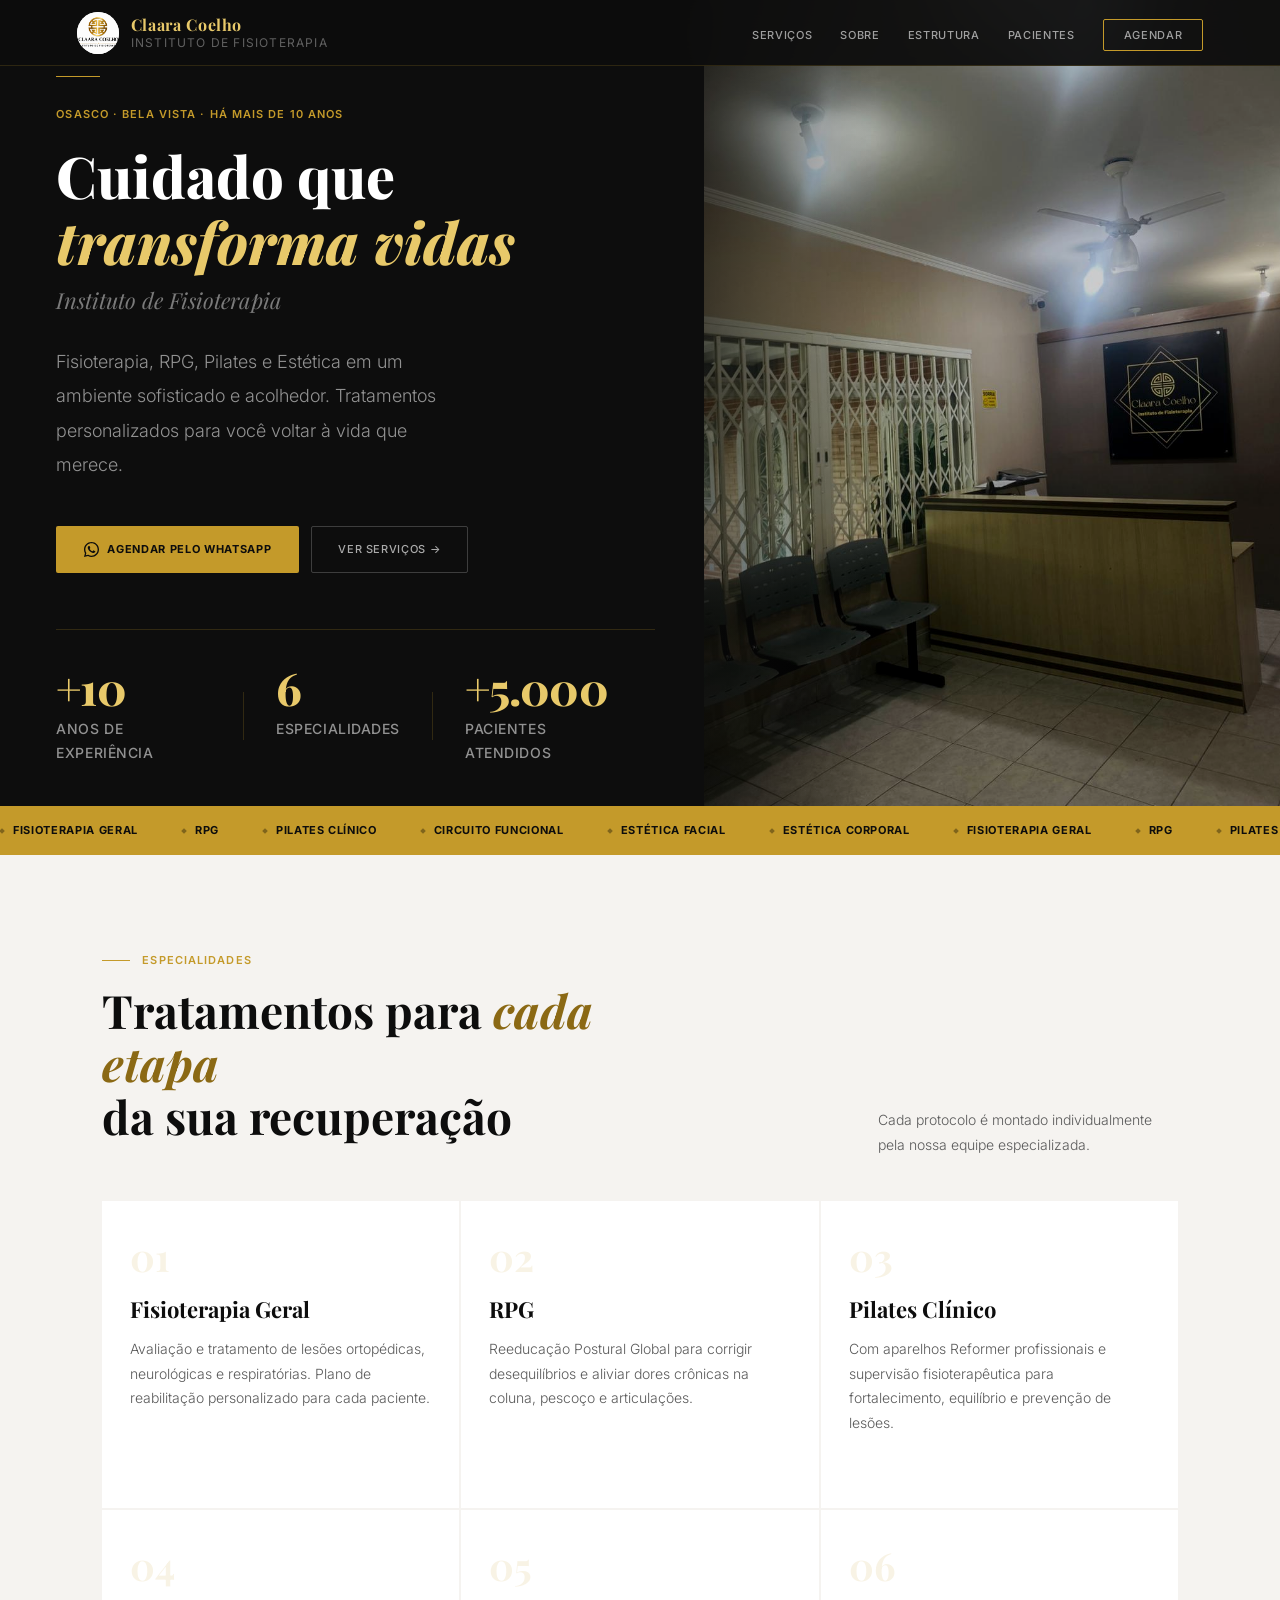
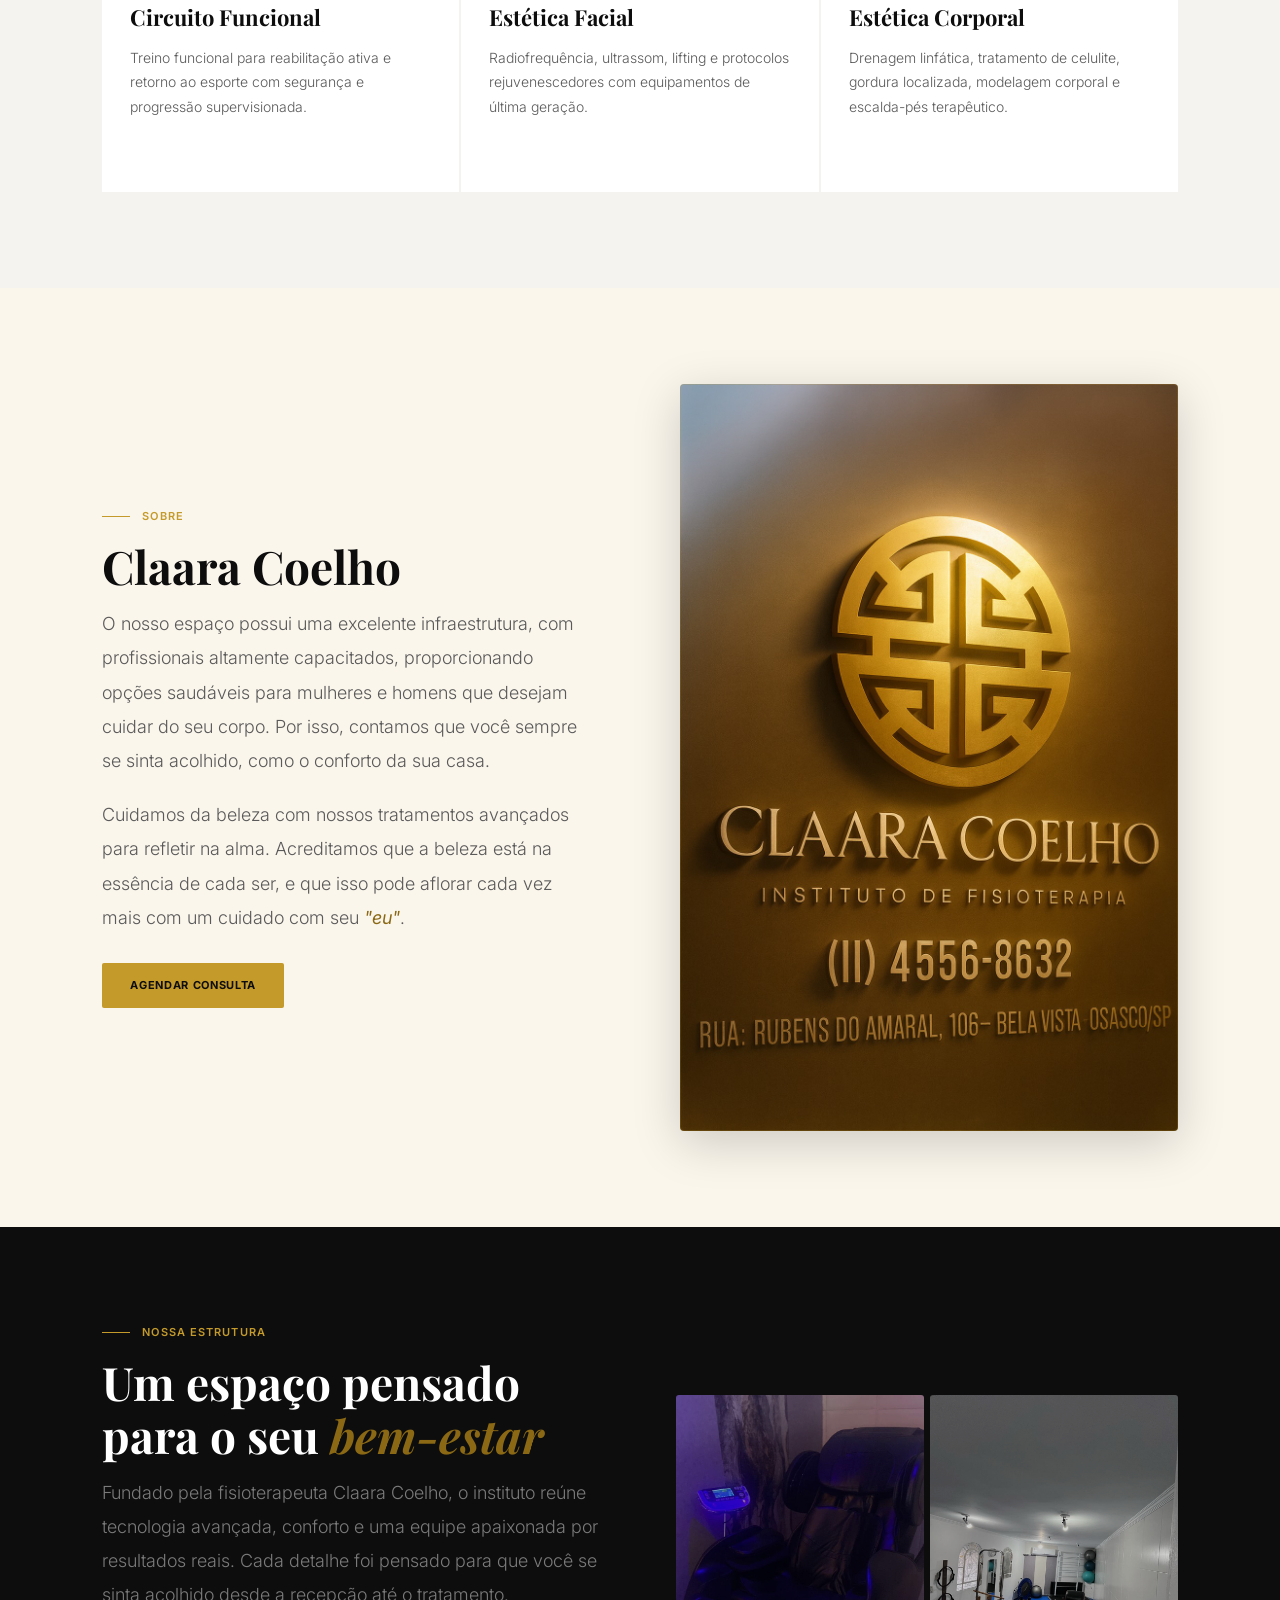
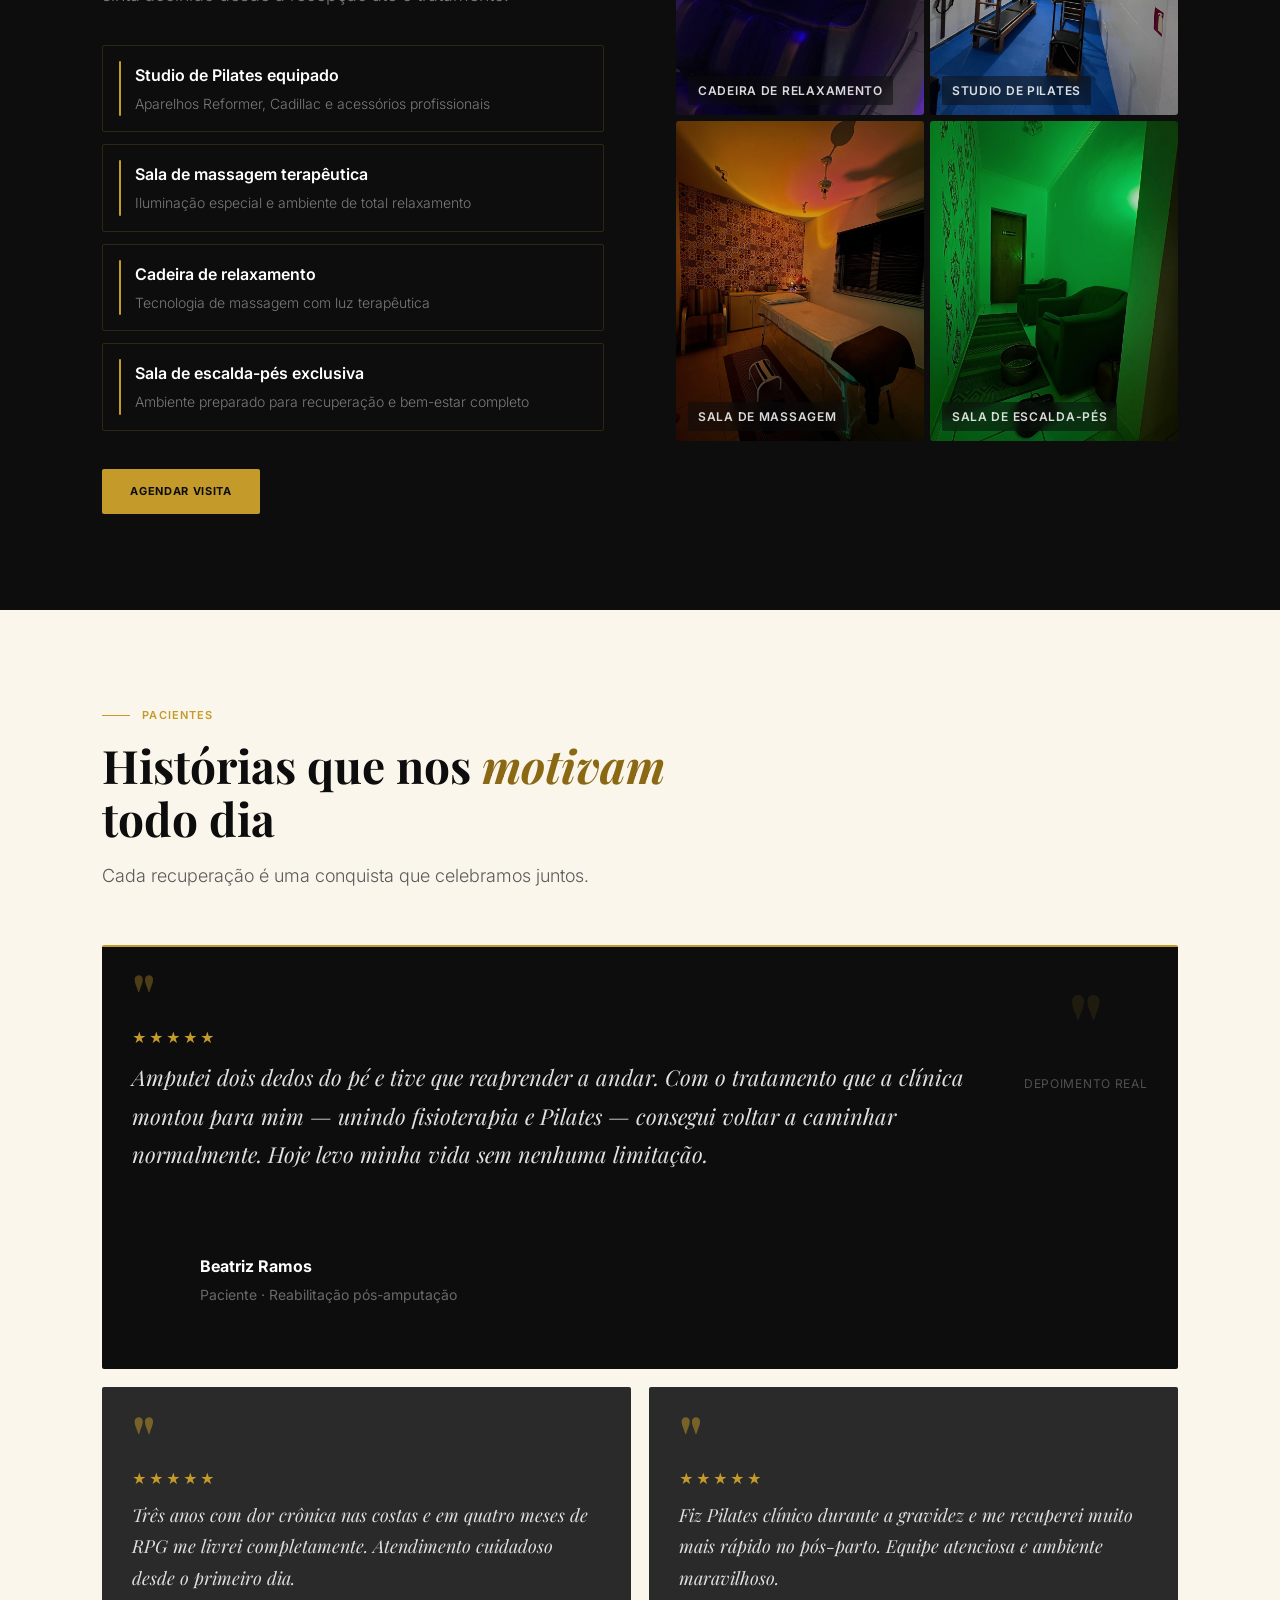
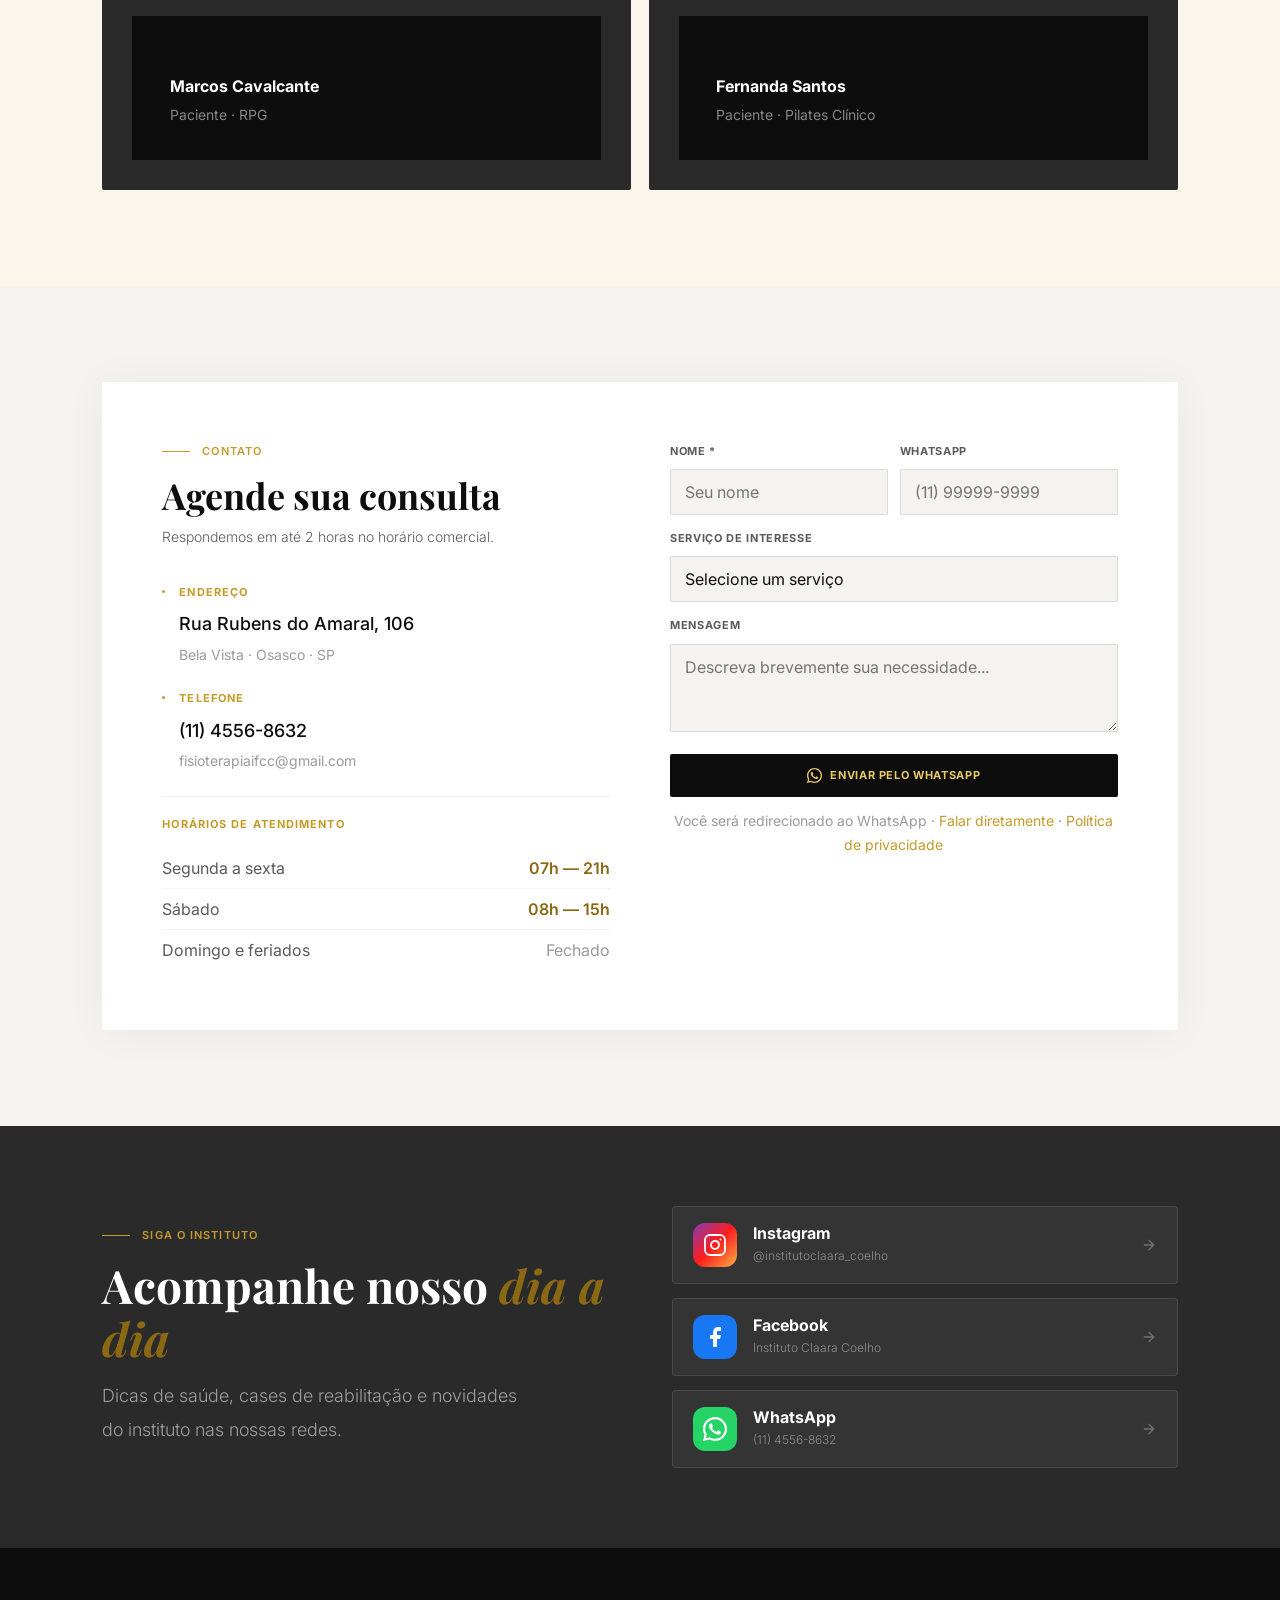
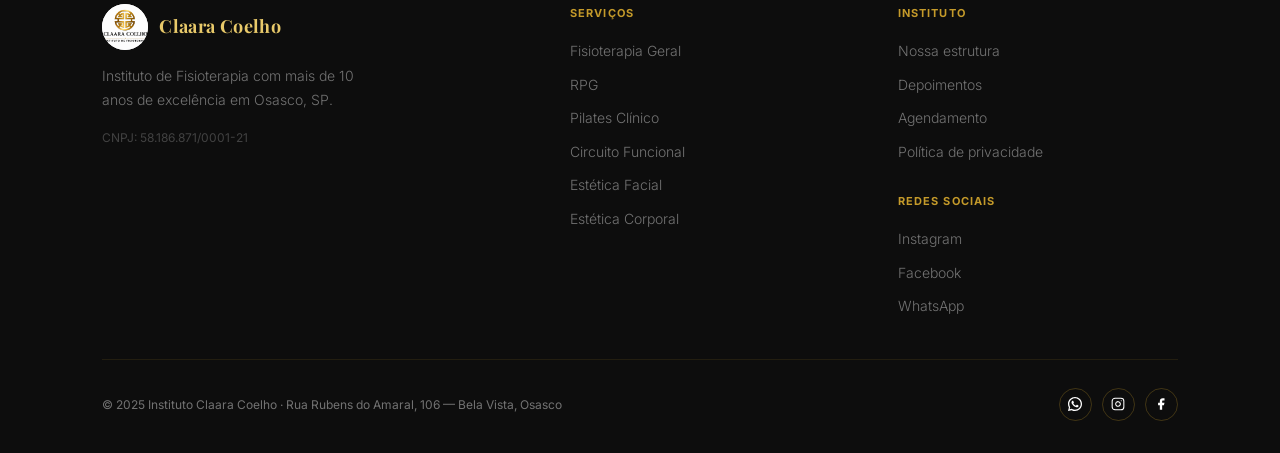
<file: index.html>
<!DOCTYPE html>
<html lang="pt-BR">
<head>
  <meta charset="UTF-8">
  <meta name="viewport" content="width=device-width, initial-scale=1.0">

  <!-- SEO -->
  <title>Instituto Claara Coelho — Fisioterapia & Bem-estar em Osasco</title>
  <meta name="description" content="O Instituto Claara Coelho oferece fisioterapia especializada, RPG, Pilates clínico, circuito funcional e estética em Osasco (SP). Mais de 10 anos cuidando da sua saúde e reabilitação.">
  <meta name="keywords" content="fisioterapia osasco, pilates osasco, RPG osasco, estética corporal osasco, reabilitação osasco, claara coelho">
  <meta name="author" content="Instituto Claara Coelho">
  <link rel="canonical" href="https://www.institutoclaaracoelho.com/">

  <!-- Open Graph / WhatsApp -->
  <meta property="og:type"        content="website">
  <meta property="og:url"         content="https://www.institutoclaaracoelho.com/">
  <meta property="og:title"       content="Instituto Claara Coelho — Fisioterapia & Bem-estar em Osasco">
  <meta property="og:description" content="Fisioterapia, RPG, Pilates clínico e Estética em Osasco (SP). Mais de 10 anos de experiência. Agende agora pelo WhatsApp.">
  <meta property="og:image"       content="assets/images/recepcao2.jpeg">
  <meta property="og:locale"      content="pt_BR">

  <!-- Twitter Card -->
  <meta name="twitter:card"        content="summary_large_image">
  <meta name="twitter:title"       content="Instituto Claara Coelho — Fisioterapia & Bem-estar">
  <meta name="twitter:description" content="Fisioterapia, RPG, Pilates e Estética em Osasco. Agende pelo WhatsApp.">
  <meta name="twitter:image"       content="assets/images/recepcao2.jpeg">

  <!-- Favicon (logo) -->
  <link rel="icon" type="image/jpeg" href="assets/images/logo.jpeg">
  <link rel="apple-touch-icon"       href="assets/images/logo.jpeg">

  <!-- Fontes -->
  <link rel="preconnect" href="https://fonts.googleapis.com">
  <link rel="preconnect" href="https://fonts.gstatic.com" crossorigin>
  <link href="https://fonts.googleapis.com/css2?family=Playfair+Display:ital,wght@0,400;0,500;0,700;0,800;1,400;1,700&family=Inter:ital,wght@0,300;0,400;0,500;0,600;1,400&display=swap" rel="stylesheet">

  <!-- CSS -->
  <link rel="stylesheet" href="assets/css/style.css">

  <!-- Dados estruturados (Google) -->
  <script type="application/ld+json">
  {
    "@context": "https://schema.org",
    "@type": "MedicalBusiness",
    "name": "Instituto Claara Coelho",
    "description": "Instituto de Fisioterapia especializado em fisioterapia geral, RPG, Pilates clínico, circuito funcional e estética em Osasco, SP.",
    "url": "https://www.institutoclaaracoelho.com",
    "telephone": "+55-11-4556-8632",
    "email": "fisioterapiaifcc@gmail.com",
    "address": {
      "@type": "PostalAddress",
      "streetAddress": "Rua Rubens do Amaral, 106",
      "addressLocality": "Osasco",
      "addressRegion": "SP",
      "postalCode": "06037-050",
      "addressCountry": "BR"
    },
    "openingHoursSpecification": [
      { "@type": "OpeningHoursSpecification", "dayOfWeek": ["Monday","Tuesday","Wednesday","Thursday","Friday"], "opens": "08:00", "closes": "18:00" },
      { "@type": "OpeningHoursSpecification", "dayOfWeek": "Saturday", "opens": "08:00", "closes": "12:00" }
    ],
    "sameAs": [
      "https://www.instagram.com/institutoclaara_coelho/",
      "https://www.facebook.com/barbara.coelho.12576/",
      "https://wa.me/551145568632"
    ]
  }
  </script>
</head>
<body>

<!-- ────────────────────────────────────────────
     NAV
──────────────────────────────────────────── -->
<header>
  <nav class="nav" role="navigation" aria-label="Menu principal">
    <div class="nav__inner container">

      <a href="#" class="nav__logo" aria-label="Instituto Claara Coelho — página inicial">
        <img class="nav__logo-img" src="assets/images/logo.jpeg" alt="Logo Instituto Claara Coelho" width="42" height="42">
        <div class="nav__logo-text">
          <span class="nav__logo-nome">Claara Coelho</span>
          <span class="nav__logo-sub">Instituto de Fisioterapia</span>
        </div>
      </a>

      <ul class="nav__links" role="list">
        <li><a href="#servicos">Serviços</a></li>
        <li><a href="#sobre-claara">Sobre</a></li>
        <li><a href="#sobre">Estrutura</a></li>
        <li><a href="#depoimentos">Pacientes</a></li>
        <li><a href="#contato" class="nav__cta">Agendar</a></li>
      </ul>

      <button class="nav__hamburger" aria-label="Abrir menu" aria-expanded="false" aria-controls="menu-mobile">
        <span></span><span></span><span></span>
      </button>
    </div>
  </nav>

  <!-- Menu mobile -->
  <nav class="nav__mobile" id="menu-mobile" aria-label="Menu mobile">
    <a href="#servicos">Serviços</a>
    <a href="#sobre-claara">Sobre</a>
    <a href="#sobre">Estrutura</a>
    <a href="#depoimentos">Pacientes</a>
    <a href="#contato" class="btn-ouro">Agendar pelo WhatsApp</a>
  </nav>
</header>

<!-- ────────────────────────────────────────────
     HERO
──────────────────────────────────────────── -->
<main>
<section class="hero" aria-labelledby="hero-titulo">

  <div class="hero__left">
    <div class="hero__linha" aria-hidden="true"></div>
    <p class="hero__eyebrow">Osasco · Bela Vista · Há mais de 10 anos</p>
    <h1 class="hero__h1" id="hero-titulo">
      Cuidado que<br><em>transforma vidas</em>
    </h1>
    <p class="hero__sub">Instituto de Fisioterapia</p>
    <p class="hero__desc">
      Fisioterapia, RPG, Pilates e Estética em um ambiente sofisticado e acolhedor.
      Tratamentos personalizados para você voltar à vida que merece.
    </p>
    <div class="hero__btns">
      <a href="https://wa.me/551145568632" class="btn-ouro" target="_blank" rel="noopener noreferrer" aria-label="Agendar pelo WhatsApp">
        <svg width="15" height="15" viewBox="0 0 24 24" fill="currentColor" aria-hidden="true"><path d="M17.472 14.382c-.297-.149-1.758-.867-2.03-.967-.273-.099-.471-.148-.67.15-.197.297-.767.966-.94 1.164-.173.199-.347.223-.644.075-.297-.15-1.255-.463-2.39-1.475-.883-.788-1.48-1.761-1.653-2.059-.173-.297-.018-.458.13-.606.134-.133.298-.347.446-.52.149-.174.198-.298.298-.497.099-.198.05-.371-.025-.52-.075-.149-.669-1.612-.916-2.207-.242-.579-.487-.5-.669-.51-.173-.008-.371-.01-.57-.01-.198 0-.52.074-.792.372-.272.297-1.04 1.016-1.04 2.479 0 1.462 1.065 2.875 1.213 3.074.149.198 2.096 3.2 5.077 4.487.709.306 1.262.489 1.694.625.712.227 1.36.195 1.871.118.571-.085 1.758-.719 2.006-1.413.248-.694.248-1.289.173-1.413-.074-.124-.272-.198-.57-.347z"/><path d="M12 0C5.373 0 0 5.373 0 12c0 2.118.553 4.105 1.516 5.836L0 24l6.37-1.495A11.94 11.94 0 0012 24c6.627 0 12-5.373 12-12S18.627 0 12 0zm0 21.818a9.816 9.816 0 01-5.003-1.366l-.358-.213-3.78.887.92-3.676-.234-.375A9.785 9.785 0 012.182 12C2.182 6.57 6.57 2.182 12 2.182S21.818 6.57 21.818 12 17.43 21.818 12 21.818z"/></svg>
        Agendar pelo WhatsApp
      </a>
      <a href="#servicos" class="btn-ghost">Ver serviços &rarr;</a>
    </div>
    <div class="hero__stats">
      <div>
        <div class="hero__stat-num">+10</div>
        <div class="hero__stat-lbl">anos de experiência</div>
      </div>
      <div class="hero__stat-div" aria-hidden="true"></div>
      <div>
        <div class="hero__stat-num">6</div>
        <div class="hero__stat-lbl">especialidades</div>
      </div>
      <div class="hero__stat-div" aria-hidden="true"></div>
      <div>
        <div class="hero__stat-num">+5.000</div>
        <div class="hero__stat-lbl">pacientes atendidos</div>
      </div>
    </div>
  </div>

  <div class="hero__right hero__right--single" aria-hidden="true">
    <div class="hero__photo">
      <img src="assets/images/recepcao2.jpeg" alt="Recepção do Instituto Claara Coelho" loading="eager" width="720" height="900" style="object-position: center center;">
    </div>
  </div>

</section>

<!-- ────────────────────────────────────────────
     STRIP / TICKER
──────────────────────────────────────────── -->
<div class="strip" aria-label="Especialidades do instituto" role="marquee">
  <div class="strip__track" aria-hidden="true">
    <span><span class="strip__diam"></span>Fisioterapia Geral</span>
    <span><span class="strip__diam"></span>RPG</span>
    <span><span class="strip__diam"></span>Pilates Clínico</span>
    <span><span class="strip__diam"></span>Circuito Funcional</span>
    <span><span class="strip__diam"></span>Estética Facial</span>
    <span><span class="strip__diam"></span>Estética Corporal</span>
    <!-- duplicado para loop contínuo -->
    <span><span class="strip__diam"></span>Fisioterapia Geral</span>
    <span><span class="strip__diam"></span>RPG</span>
    <span><span class="strip__diam"></span>Pilates Clínico</span>
    <span><span class="strip__diam"></span>Circuito Funcional</span>
    <span><span class="strip__diam"></span>Estética Facial</span>
    <span><span class="strip__diam"></span>Estética Corporal</span>
  </div>
</div>

<!-- ────────────────────────────────────────────
     SERVIÇOS
──────────────────────────────────────────── -->
<section class="servicos" id="servicos" aria-labelledby="servicos-titulo">
  <div class="servicos__header">
    <div>
      <p class="eyebrow">Especialidades</p>
      <h2 class="section-title" id="servicos-titulo">
        Tratamentos para <em>cada etapa</em><br>da sua recuperação
      </h2>
    </div>
    <p class="servicos__header-note">Cada protocolo é montado individualmente pela nossa equipe especializada.</p>
  </div>

  <div class="servicos__grid">
    <article class="serv">
      <div class="serv__num" aria-hidden="true">01</div>
      <h3 class="serv__nome">Fisioterapia Geral</h3>
      <p class="serv__desc">Avaliação e tratamento de lesões ortopédicas, neurológicas e respiratórias. Plano de reabilitação personalizado para cada paciente.</p>
      <span class="serv__arr" aria-hidden="true">Saiba mais &rarr;</span>
    </article>
    <article class="serv">
      <div class="serv__num" aria-hidden="true">02</div>
      <h3 class="serv__nome">RPG</h3>
      <p class="serv__desc">Reeducação Postural Global para corrigir desequilíbrios e aliviar dores crônicas na coluna, pescoço e articulações.</p>
      <span class="serv__arr" aria-hidden="true">Saiba mais &rarr;</span>
    </article>
    <article class="serv">
      <div class="serv__num" aria-hidden="true">03</div>
      <h3 class="serv__nome">Pilates Clínico</h3>
      <p class="serv__desc">Com aparelhos Reformer profissionais e supervisão fisioterapêutica para fortalecimento, equilíbrio e prevenção de lesões.</p>
      <span class="serv__arr" aria-hidden="true">Saiba mais &rarr;</span>
    </article>
    <article class="serv">
      <div class="serv__num" aria-hidden="true">04</div>
      <h3 class="serv__nome">Circuito Funcional</h3>
      <p class="serv__desc">Treino funcional para reabilitação ativa e retorno ao esporte com segurança e progressão supervisionada.</p>
      <span class="serv__arr" aria-hidden="true">Saiba mais &rarr;</span>
    </article>
    <article class="serv">
      <div class="serv__num" aria-hidden="true">05</div>
      <h3 class="serv__nome">Estética Facial</h3>
      <p class="serv__desc">Radiofrequência, ultrassom, lifting e protocolos rejuvenescedores com equipamentos de última geração.</p>
      <span class="serv__arr" aria-hidden="true">Saiba mais &rarr;</span>
    </article>
    <article class="serv">
      <div class="serv__num" aria-hidden="true">06</div>
      <h3 class="serv__nome">Estética Corporal</h3>
      <p class="serv__desc">Drenagem linfática, tratamento de celulite, gordura localizada, modelagem corporal e escalda-pés terapêutico.</p>
      <span class="serv__arr" aria-hidden="true">Saiba mais &rarr;</span>
    </article>
  </div>
</section>

<!-- ────────────────────────────────────────────
     SOBRE CLAARA COELHO
──────────────────────────────────────────── -->
<section class="sobre-claara" id="sobre-claara" aria-labelledby="sobre-claara-titulo">
  <div class="sobre-claara__inner">

    <div class="sobre-claara__texto">
      <p class="eyebrow">Sobre</p>
      <h2 class="section-title" id="sobre-claara-titulo">
        Claara Coelho
      </h2>

      <p class="sobre-claara__p">
        O nosso espaço possui uma excelente infraestrutura, com profissionais altamente
        capacitados, proporcionando opções saudáveis para mulheres e homens que desejam
        cuidar do seu corpo. Por isso, contamos que você sempre se sinta acolhido,
        como o conforto da sua casa.
      </p>

      <p class="sobre-claara__p">
        Cuidamos da beleza com nossos tratamentos avançados para refletir na alma.
        Acreditamos que a beleza está na essência de cada ser, e que isso pode aflorar
        cada vez mais com um cuidado com seu <em>"eu"</em>.
      </p>

      <a href="#contato" class="btn-ouro" style="margin-top:8px;display:inline-flex;width:fit-content;">
        Agendar consulta
      </a>
    </div>

    <div class="sobre-claara__img-wrap" aria-hidden="true">
      <img src="assets/images/instituto.jpeg" alt="Fachada Instituto Claara Coelho" loading="lazy" class="sobre-claara__img">
    </div>

  </div>
</section>


<!-- ────────────────────────────────────────────
     SOBRE / ESTRUTURA
──────────────────────────────────────────── -->
<section class="sobre" id="sobre" aria-labelledby="sobre-titulo">

  <div>
    <p class="eyebrow">Nossa estrutura</p>
    <h2 class="section-title" id="sobre-titulo">
      Um espaço pensado<br>para o seu <em>bem-estar</em>
    </h2>
    <p class="section-desc">
      Fundado pela fisioterapeuta Claara Coelho, o instituto reúne tecnologia avançada,
      conforto e uma equipe apaixonada por resultados reais. Cada detalhe foi pensado
      para que você se sinta acolhido desde a recepção até o tratamento.
    </p>

    <ul class="creds" role="list">
      <li class="cred">
        <div class="cred__bar" aria-hidden="true"></div>
        <div>
          <div class="cred__title">Studio de Pilates equipado</div>
          <div class="cred__sub">Aparelhos Reformer, Cadillac e acessórios profissionais</div>
        </div>
      </li>
      <li class="cred">
        <div class="cred__bar" aria-hidden="true"></div>
        <div>
          <div class="cred__title">Sala de massagem terapêutica</div>
          <div class="cred__sub">Iluminação especial e ambiente de total relaxamento</div>
        </div>
      </li>
      <li class="cred">
        <div class="cred__bar" aria-hidden="true"></div>
        <div>
          <div class="cred__title">Cadeira de relaxamento</div>
          <div class="cred__sub">Tecnologia de massagem com luz terapêutica</div>
        </div>
      </li>
      <li class="cred">
        <div class="cred__bar" aria-hidden="true"></div>
        <div>
          <div class="cred__title">Sala de escalda-pés exclusiva</div>
          <div class="cred__sub">Ambiente preparado para recuperação e bem-estar completo</div>
        </div>
      </li>
    </ul>

    <a href="https://wa.me/551145568632" class="btn-ouro" target="_blank" rel="noopener noreferrer">
      Agendar visita
    </a>
  </div>

  <div class="sobre__fotos" aria-hidden="true">
    <div class="sfoto">
      <img src="assets/images/cadeira_relaxamento.jpeg" alt="Cadeira de relaxamento" loading="lazy" width="480" height="480" style="object-position: center 25%;">
      <span class="sfoto__lbl">Cadeira de Relaxamento</span>
    </div>
    <div class="sfoto">
      <img src="assets/images/studio_pilates.jpeg" alt="Studio de Pilates" loading="lazy" width="480" height="480" style="object-position: center 35%;">
      <span class="sfoto__lbl">Studio de Pilates</span>
    </div>
    <div class="sfoto">
      <img src="assets/images/sala_massagem.jpeg" alt="Sala de massagem" loading="lazy" width="480" height="480" style="object-position: center 30%;">
      <span class="sfoto__lbl">Sala de Massagem</span>
    </div>
    <div class="sfoto">
      <img src="assets/images/sala_escalda.jpeg" alt="Sala de escalda-pés" loading="lazy" width="480" height="480" style="object-position: center 45%;">
      <span class="sfoto__lbl">Sala de Escalda-pés</span>
    </div>
  </div>

</section>

<!-- ────────────────────────────────────────────
     DEPOIMENTOS
──────────────────────────────────────────── -->
<section class="depoimentos" id="depoimentos" aria-labelledby="dep-titulo">

  <p class="eyebrow">Pacientes</p>
  <h2 class="section-title" id="dep-titulo">Histórias que nos <em>motivam</em> todo dia</h2>
  <p class="section-desc">Cada recuperação é uma conquista que celebramos juntos.</p>

  <div class="dep-grid">

    <blockquote class="dep dep--destaque">
      <div>
        <div class="dep__aspas" aria-hidden="true">"</div>
        <div class="dep__stars" aria-label="5 estrelas">&#9733;&#9733;&#9733;&#9733;&#9733;</div>
        <p class="dep__texto">
          Amputei dois dedos do pé e tive que reaprender a andar. Com o tratamento que a
          clínica montou para mim — unindo fisioterapia e Pilates — consegui voltar a caminhar
          normalmente. Hoje levo minha vida sem nenhuma limitação.
        </p>
        <footer>
          <div class="dep__nome">Beatriz Ramos</div>
          <div class="dep__tipo">Paciente · Reabilitação pós-amputação</div>
        </footer>
      </div>
      <div aria-hidden="true">
        <div class="dep__big">"</div>
        <div class="dep__big-lbl">Depoimento real</div>
      </div>
    </blockquote>

    <blockquote class="dep">
      <div class="dep__aspas" aria-hidden="true">"</div>
      <div class="dep__stars" aria-label="5 estrelas">&#9733;&#9733;&#9733;&#9733;&#9733;</div>
      <p class="dep__texto">Três anos com dor crônica nas costas e em quatro meses de RPG me livrei completamente. Atendimento cuidadoso desde o primeiro dia.</p>
      <footer style="margin-top:20px">
        <div class="dep__nome">Marcos Cavalcante</div>
        <div class="dep__tipo">Paciente · RPG</div>
      </footer>
    </blockquote>

    <blockquote class="dep">
      <div class="dep__aspas" aria-hidden="true">"</div>
      <div class="dep__stars" aria-label="5 estrelas">&#9733;&#9733;&#9733;&#9733;&#9733;</div>
      <p class="dep__texto">Fiz Pilates clínico durante a gravidez e me recuperei muito mais rápido no pós-parto. Equipe atenciosa e ambiente maravilhoso.</p>
      <footer style="margin-top:20px">
        <div class="dep__nome">Fernanda Santos</div>
        <div class="dep__tipo">Paciente · Pilates Clínico</div>
      </footer>
    </blockquote>

  </div>
</section>

<!-- ────────────────────────────────────────────
     AGENDAMENTO / CONTATO
──────────────────────────────────────────── -->
<section class="agendamento" id="contato" aria-labelledby="contato-titulo">
  <div class="agendamento__inner">

    <!-- Informações de contato -->
    <div>
      <p class="eyebrow">Contato</p>
      <h2 class="section-title" id="contato-titulo" style="font-size:clamp(1.5rem,3vw,2.25rem);margin-bottom:8px">
        Agende sua consulta
      </h2>
      <p style="font-size:var(--text-sm);color:var(--cinza-med);margin-bottom:34px;font-weight:300;line-height:var(--lh-relaxed)">
        Respondemos em até 2 horas no horário comercial.
      </p>

      <div class="contact__item">
        <div class="contact__dot" aria-hidden="true"></div>
        <address style="font-style:normal">
          <div class="contact__label">Endereço</div>
          <div class="contact__value">Rua Rubens do Amaral, 106</div>
          <div class="contact__sub">Bela Vista · Osasco · SP</div>
        </address>
      </div>

      <div class="contact__item">
        <div class="contact__dot" aria-hidden="true"></div>
        <address style="font-style:normal">
          <div class="contact__label">Telefone</div>
          <div class="contact__value"><a href="tel:+551145568632" style="color:inherit">(11) 4556-8632</a></div>
          <div class="contact__sub"><a href="mailto:fisioterapiaifcc@gmail.com" style="color:inherit">fisioterapiaifcc@gmail.com</a></div>
        </address>
      </div>

      <div class="horarios">
        <div class="horarios__title">Horários de atendimento</div>
        <div class="horario-row">
          <span class="horario-row__dia">Segunda a sexta</span>
          <span class="horario-row__hrs">07h &mdash; 21h</span>
        </div>
        <div class="horario-row">
          <span class="horario-row__dia">Sábado</span>
          <span class="horario-row__hrs">08h &mdash; 15h</span>
        </div>
        <div class="horario-row">
          <span class="horario-row__dia">Domingo e feriados</span>
          <span class="horario-row__hrs horario-row__hrs--fechado">Fechado</span>
        </div>
      </div>
    </div>

    <!-- Formulário -->
    <div>
      <form id="form-contato" novalidate>
        <div class="form__row">
          <div class="form__group">
            <label class="form__label" for="f-nome">Nome *</label>
            <input class="form__input" type="text" id="f-nome" name="nome" placeholder="Seu nome" autocomplete="given-name" required>
          </div>
          <div class="form__group">
            <label class="form__label" for="f-tel">WhatsApp</label>
            <input class="form__input" type="tel" id="f-tel" name="telefone" placeholder="(11) 99999-9999" autocomplete="tel">
          </div>
        </div>
        <div class="form__group">
          <label class="form__label" for="f-servico">Serviço de interesse</label>
          <select class="form__select" id="f-servico" name="servico">
            <option value="">Selecione um serviço</option>
            <option>Fisioterapia Geral</option>
            <option>RPG</option>
            <option>Pilates Clínico</option>
            <option>Circuito Funcional</option>
            <option>Estética Facial</option>
            <option>Estética Corporal</option>
            <option>Não sei — quero uma avaliação</option>
          </select>
        </div>
        <div class="form__group">
          <label class="form__label" for="f-msg">Mensagem</label>
          <textarea class="form__textarea" id="f-msg" name="mensagem" placeholder="Descreva brevemente sua necessidade..."></textarea>
        </div>
        <button type="submit" class="form__submit" id="btn-enviar">
          <svg width="15" height="15" viewBox="0 0 24 24" fill="currentColor" aria-hidden="true"><path d="M17.472 14.382c-.297-.149-1.758-.867-2.03-.967-.273-.099-.471-.148-.67.15-.197.297-.767.966-.94 1.164-.173.199-.347.223-.644.075-.297-.15-1.255-.463-2.39-1.475-.883-.788-1.48-1.761-1.653-2.059-.173-.297-.018-.458.13-.606.134-.133.298-.347.446-.52.149-.174.198-.298.298-.497.099-.198.05-.371-.025-.52-.075-.149-.669-1.612-.916-2.207-.242-.579-.487-.5-.669-.51-.173-.008-.371-.01-.57-.01-.198 0-.52.074-.792.372-.272.297-1.04 1.016-1.04 2.479 0 1.462 1.065 2.875 1.213 3.074.149.198 2.096 3.2 5.077 4.487.709.306 1.262.489 1.694.625.712.227 1.36.195 1.871.118.571-.085 1.758-.719 2.006-1.413.248-.694.248-1.289.173-1.413-.074-.124-.272-.198-.57-.347z"/><path d="M12 0C5.373 0 0 5.373 0 12c0 2.118.553 4.105 1.516 5.836L0 24l6.37-1.495A11.94 11.94 0 0012 24c6.627 0 12-5.373 12-12S18.627 0 12 0zm0 21.818a9.816 9.816 0 01-5.003-1.366l-.358-.213-3.78.887.92-3.676-.234-.375A9.785 9.785 0 012.182 12C2.182 6.57 6.57 2.182 12 2.182S21.818 6.57 21.818 12 17.43 21.818 12 21.818z"/></svg>
          Enviar pelo WhatsApp
        </button>
        <p class="form__nota">
          Você será redirecionado ao WhatsApp &middot;
          <a href="https://wa.me/551145568632" target="_blank" rel="noopener noreferrer" style="color:var(--ouro)">Falar diretamente</a> &middot;
          <a href="privacidade.html">Política de privacidade</a>
        </p>
      </form>
    </div>

  </div>
</section>
</main>

<!-- ────────────────────────────────────────────
     FOOTER
──────────────────────────────────────────── -->
<!-- ────────────────────────────────────────────
     REDES SOCIAIS
──────────────────────────────────────────── -->
<section class="redes" aria-labelledby="redes-titulo">
  <div class="redes__inner">
    <div>
      <p class="eyebrow" style="color:var(--ouro)">Siga o instituto</p>
      <h2 class="section-title" id="redes-titulo" style="color:var(--branco)">
        Acompanhe nosso <em>dia a dia</em>
      </h2>
      <p style="font-size:var(--text-md);color:rgba(255,255,255,.55);line-height:var(--lh-loose);font-weight:300;max-width:420px;">
        Dicas de saúde, cases de reabilitação e novidades do instituto nas nossas redes.
      </p>
    </div>
    <div class="redes__btns">
      <a href="https://www.instagram.com/institutoclaara_coelho/" class="rede-btn" target="_blank" rel="noopener noreferrer" aria-label="Instagram do Instituto Claara Coelho">
        <div class="rede-btn__icon rede-btn__icon--ig">
          <svg viewBox="0 0 24 24" fill="none" stroke="white" stroke-width="1.8" stroke-linecap="round" stroke-linejoin="round" aria-hidden="true" width="24" height="24">
            <rect x="2" y="2" width="20" height="20" rx="5"/><path d="M16 11.37A4 4 0 1 1 12.63 8 4 4 0 0 1 16 11.37z"/><line x1="17.5" y1="6.5" x2="17.51" y2="6.5"/>
          </svg>
        </div>
        <div class="rede-btn__text">
          <span class="rede-btn__label">Instagram</span>
          <span class="rede-btn__handle">@institutoclaara_coelho</span>
        </div>
        <svg class="rede-btn__arrow" viewBox="0 0 24 24" fill="none" stroke="currentColor" stroke-width="2" stroke-linecap="round" width="16" height="16" aria-hidden="true"><path d="M5 12h14M12 5l7 7-7 7"/></svg>
      </a>
      <a href="https://www.facebook.com/barbara.coelho.12576/" class="rede-btn" target="_blank" rel="noopener noreferrer" aria-label="Facebook do Instituto Claara Coelho">
        <div class="rede-btn__icon rede-btn__icon--fb">
          <svg viewBox="0 0 24 24" fill="white" aria-hidden="true" width="24" height="24">
            <path d="M18 2h-3a5 5 0 0 0-5 5v3H7v4h3v8h4v-8h3l1-4h-4V7a1 1 0 0 1 1-1h3z"/>
          </svg>
        </div>
        <div class="rede-btn__text">
          <span class="rede-btn__label">Facebook</span>
          <span class="rede-btn__handle">Instituto Claara Coelho</span>
        </div>
        <svg class="rede-btn__arrow" viewBox="0 0 24 24" fill="none" stroke="currentColor" stroke-width="2" stroke-linecap="round" width="16" height="16" aria-hidden="true"><path d="M5 12h14M12 5l7 7-7 7"/></svg>
      </a>
      <a href="https://wa.me/551145568632" class="rede-btn" target="_blank" rel="noopener noreferrer" aria-label="WhatsApp do Instituto Claara Coelho">
        <div class="rede-btn__icon rede-btn__icon--wa">
          <svg viewBox="0 0 24 24" fill="white" aria-hidden="true" width="24" height="24"><path d="M17.472 14.382c-.297-.149-1.758-.867-2.03-.967-.273-.099-.471-.148-.67.15-.197.297-.767.966-.94 1.164-.173.199-.347.223-.644.075-.297-.15-1.255-.463-2.39-1.475-.883-.788-1.48-1.761-1.653-2.059-.173-.297-.018-.458.13-.606.134-.133.298-.347.446-.52.149-.174.198-.298.298-.497.099-.198.05-.371-.025-.52-.075-.149-.669-1.612-.916-2.207-.242-.579-.487-.5-.669-.51-.173-.008-.371-.01-.57-.01-.198 0-.52.074-.792.372-.272.297-1.04 1.016-1.04 2.479 0 1.462 1.065 2.875 1.213 3.074.149.198 2.096 3.2 5.077 4.487.709.306 1.262.489 1.694.625.712.227 1.36.195 1.871.118.571-.085 1.758-.719 2.006-1.413.248-.694.248-1.289.173-1.413-.074-.124-.272-.198-.57-.347z"/><path d="M12 0C5.373 0 0 5.373 0 12c0 2.118.553 4.105 1.516 5.836L0 24l6.37-1.495A11.94 11.94 0 0012 24c6.627 0 12-5.373 12-12S18.627 0 12 0zm0 21.818a9.816 9.816 0 01-5.003-1.366l-.358-.213-3.78.887.92-3.676-.234-.375A9.785 9.785 0 012.182 12C2.182 6.57 6.57 2.182 12 2.182S21.818 6.57 21.818 12 17.43 21.818 12 21.818z"/></svg>
        </div>
        <div class="rede-btn__text">
          <span class="rede-btn__label">WhatsApp</span>
          <span class="rede-btn__handle">(11) 4556-8632</span>
        </div>
        <svg class="rede-btn__arrow" viewBox="0 0 24 24" fill="none" stroke="currentColor" stroke-width="2" stroke-linecap="round" width="16" height="16" aria-hidden="true"><path d="M5 12h14M12 5l7 7-7 7"/></svg>
      </a>
    </div>
  </div>
</section>

<footer role="contentinfo">
  <div class="footer__top">
    <div>
      <div class="footer__logo">
        <img src="assets/images/logo.jpeg" alt="Logo Claara Coelho" width="46" height="46" loading="lazy">
        <span class="footer__nome">Claara Coelho</span>
      </div>
      <p class="footer__desc">Instituto de Fisioterapia com mais de 10 anos de excelência em Osasco, SP.</p>
      <p class="footer__cnpj">CNPJ: 58.186.871/0001-21</p>
    </div>
    <div>
      <div class="footer__col-title">Serviços</div>
      <ul class="footer__links" role="list">
        <li><a href="#servicos">Fisioterapia Geral</a></li>
        <li><a href="#servicos">RPG</a></li>
        <li><a href="#servicos">Pilates Clínico</a></li>
        <li><a href="#servicos">Circuito Funcional</a></li>
        <li><a href="#servicos">Estética Facial</a></li>
        <li><a href="#servicos">Estética Corporal</a></li>
      </ul>
    </div>
    <div>
      <div class="footer__col-title">Instituto</div>
      <ul class="footer__links" role="list">
        <li><a href="#sobre">Nossa estrutura</a></li>
        <li><a href="#depoimentos">Depoimentos</a></li>
        <li><a href="#contato">Agendamento</a></li>
        <li><a href="privacidade.html">Política de privacidade</a></li>
      </ul>
      <div class="footer__col-title" style="margin-top:28px">Redes sociais</div>
      <ul class="footer__links" role="list">
        <li><a href="https://www.instagram.com/institutoclaara_coelho/" target="_blank" rel="noopener noreferrer">Instagram</a></li>
        <li><a href="https://www.facebook.com/barbara.coelho.12576/" target="_blank" rel="noopener noreferrer">Facebook</a></li>
        <li><a href="https://wa.me/551145568632" target="_blank" rel="noopener noreferrer">WhatsApp</a></li>
      </ul>
    </div>
  </div>

  <div class="footer__bottom">
    <span>&copy; 2025 Instituto Claara Coelho &middot; Rua Rubens do Amaral, 106 &mdash; Bela Vista, Osasco</span>
    <div class="footer__social">
      <a href="https://wa.me/551145568632" class="social-btn" target="_blank" rel="noopener noreferrer" aria-label="WhatsApp">
        <svg viewBox="0 0 24 24" fill="white" aria-hidden="true"><path d="M17.472 14.382c-.297-.149-1.758-.867-2.03-.967-.273-.099-.471-.148-.67.15-.197.297-.767.966-.94 1.164-.173.199-.347.223-.644.075-.297-.15-1.255-.463-2.39-1.475-.883-.788-1.48-1.761-1.653-2.059-.173-.297-.018-.458.13-.606.134-.133.298-.347.446-.52.149-.174.198-.298.298-.497.099-.198.05-.371-.025-.52-.075-.149-.669-1.612-.916-2.207-.242-.579-.487-.5-.669-.51-.173-.008-.371-.01-.57-.01-.198 0-.52.074-.792.372-.272.297-1.04 1.016-1.04 2.479 0 1.462 1.065 2.875 1.213 3.074.149.198 2.096 3.2 5.077 4.487.709.306 1.262.489 1.694.625.712.227 1.36.195 1.871.118.571-.085 1.758-.719 2.006-1.413.248-.694.248-1.289.173-1.413-.074-.124-.272-.198-.57-.347z"/><path d="M12 0C5.373 0 0 5.373 0 12c0 2.118.553 4.105 1.516 5.836L0 24l6.37-1.495A11.94 11.94 0 0012 24c6.627 0 12-5.373 12-12S18.627 0 12 0zm0 21.818a9.816 9.816 0 01-5.003-1.366l-.358-.213-3.78.887.92-3.676-.234-.375A9.785 9.785 0 012.182 12C2.182 6.57 6.57 2.182 12 2.182S21.818 6.57 21.818 12 17.43 21.818 12 21.818z"/></svg>
      </a>
      <a href="https://www.instagram.com/institutoclaara_coelho/" class="social-btn" target="_blank" rel="noopener noreferrer" aria-label="Instagram">
        <svg viewBox="0 0 24 24" fill="none" stroke="white" stroke-width="1.8" stroke-linecap="round" stroke-linejoin="round" aria-hidden="true">
          <rect x="2" y="2" width="20" height="20" rx="5"/><path d="M16 11.37A4 4 0 1 1 12.63 8 4 4 0 0 1 16 11.37z"/><line x1="17.5" y1="6.5" x2="17.51" y2="6.5"/>
        </svg>
      </a>
      <a href="https://www.facebook.com/barbara.coelho.12576/" class="social-btn" target="_blank" rel="noopener noreferrer" aria-label="Facebook">
        <svg viewBox="0 0 24 24" fill="white" aria-hidden="true">
          <path d="M18 2h-3a5 5 0 0 0-5 5v3H7v4h3v8h4v-8h3l1-4h-4V7a1 1 0 0 1 1-1h3z"/>
        </svg>
      </a>
    </div>
  </div>
</footer>

<!-- ────────────────────────────────────────────
     BOTÃO FLUTUANTE WHATSAPP
──────────────────────────────────────────── -->
<a href="https://wa.me/551145568632"
   class="whats-float"
   target="_blank" rel="noopener noreferrer"
   aria-label="Falar pelo WhatsApp">
  <svg viewBox="0 0 24 24" fill="white" aria-hidden="true"><path d="M17.472 14.382c-.297-.149-1.758-.867-2.03-.967-.273-.099-.471-.148-.67.15-.197.297-.767.966-.94 1.164-.173.199-.347.223-.644.075-.297-.15-1.255-.463-2.39-1.475-.883-.788-1.48-1.761-1.653-2.059-.173-.297-.018-.458.13-.606.134-.133.298-.347.446-.52.149-.174.198-.298.298-.497.099-.198.05-.371-.025-.52-.075-.149-.669-1.612-.916-2.207-.242-.579-.487-.5-.669-.51-.173-.008-.371-.01-.57-.01-.198 0-.52.074-.792.372-.272.297-1.04 1.016-1.04 2.479 0 1.462 1.065 2.875 1.213 3.074.149.198 2.096 3.2 5.077 4.487.709.306 1.262.489 1.694.625.712.227 1.36.195 1.871.118.571-.085 1.758-.719 2.006-1.413.248-.694.248-1.289.173-1.413-.074-.124-.272-.198-.57-.347z"/><path d="M12 0C5.373 0 0 5.373 0 12c0 2.118.553 4.105 1.516 5.836L0 24l6.37-1.495A11.94 11.94 0 0012 24c6.627 0 12-5.373 12-12S18.627 0 12 0zm0 21.818a9.816 9.816 0 01-5.003-1.366l-.358-.213-3.78.887.92-3.676-.234-.375A9.785 9.785 0 012.182 12C2.182 6.57 6.57 2.182 12 2.182S21.818 6.57 21.818 12 17.43 21.818 12 21.818z"/></svg>
</a>

<!-- JS -->
<script src="assets/js/main.js" defer></script>

</body>
</html>
</file>
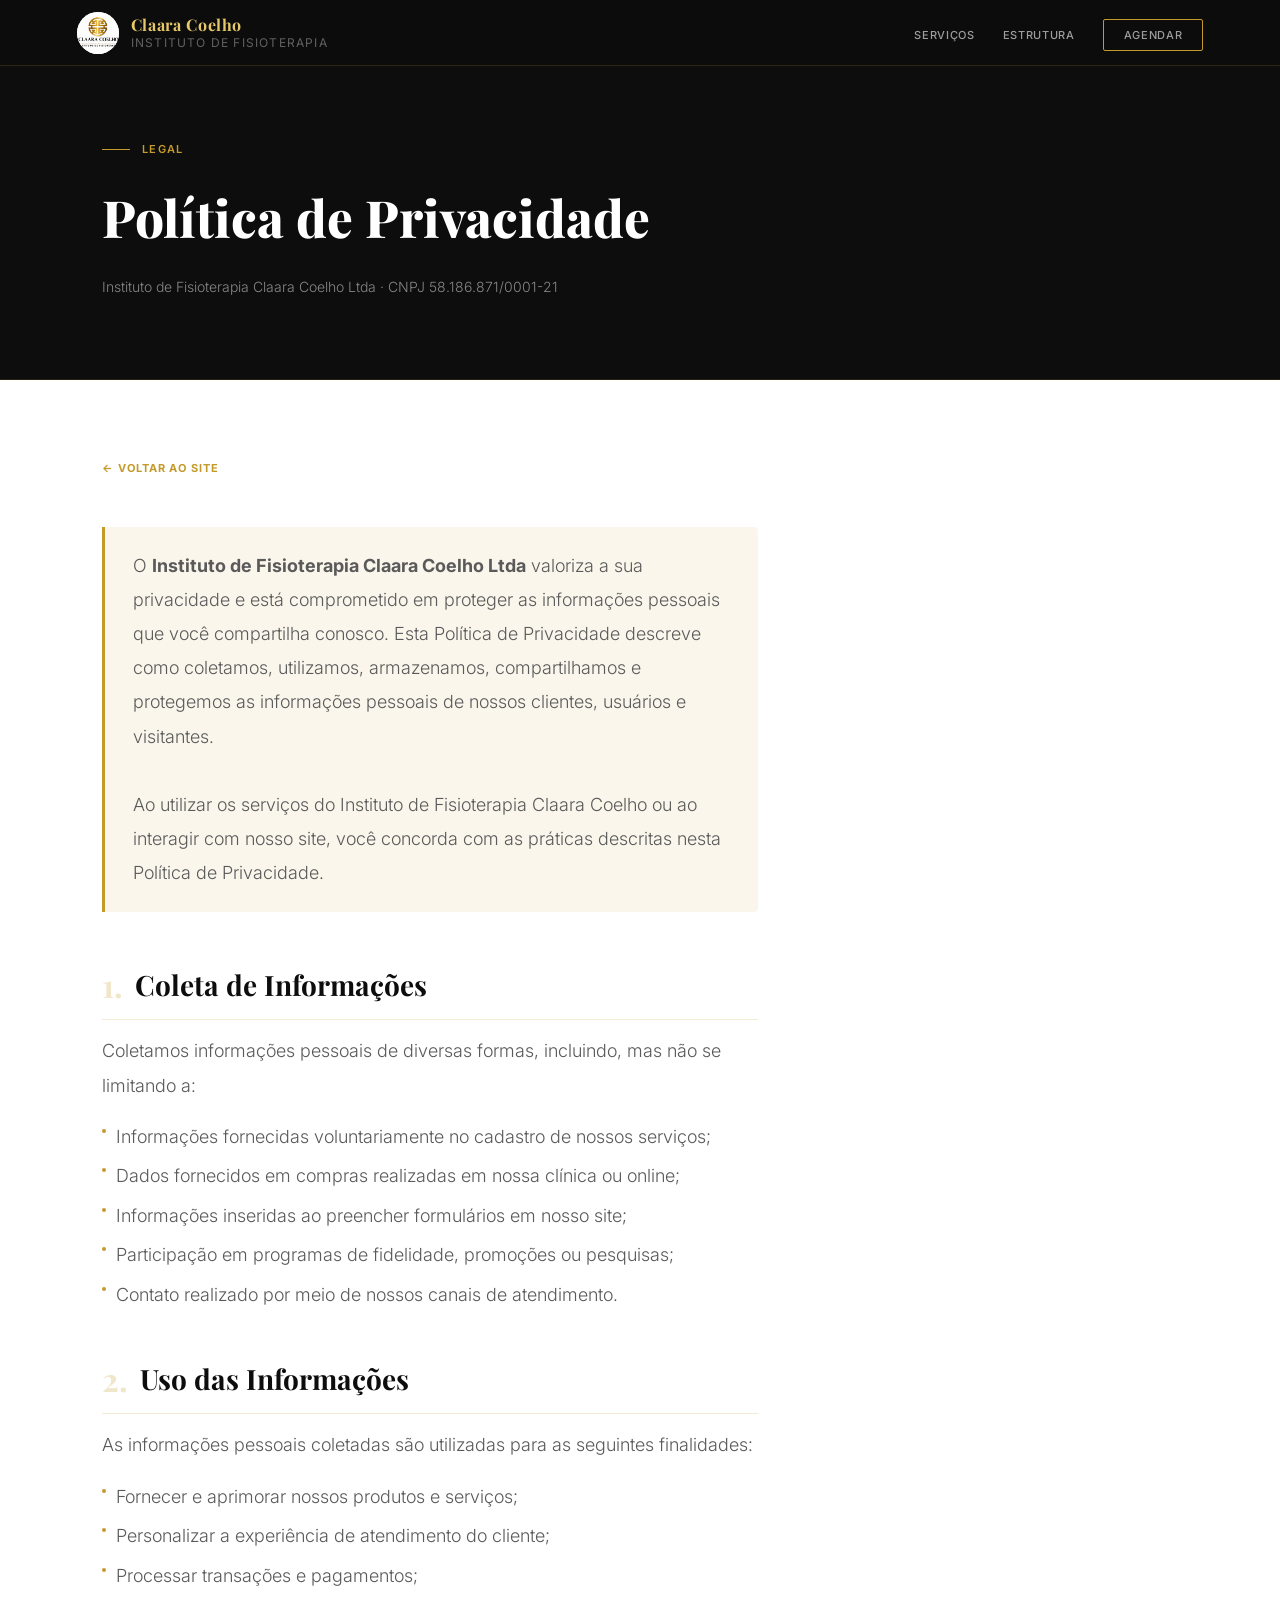
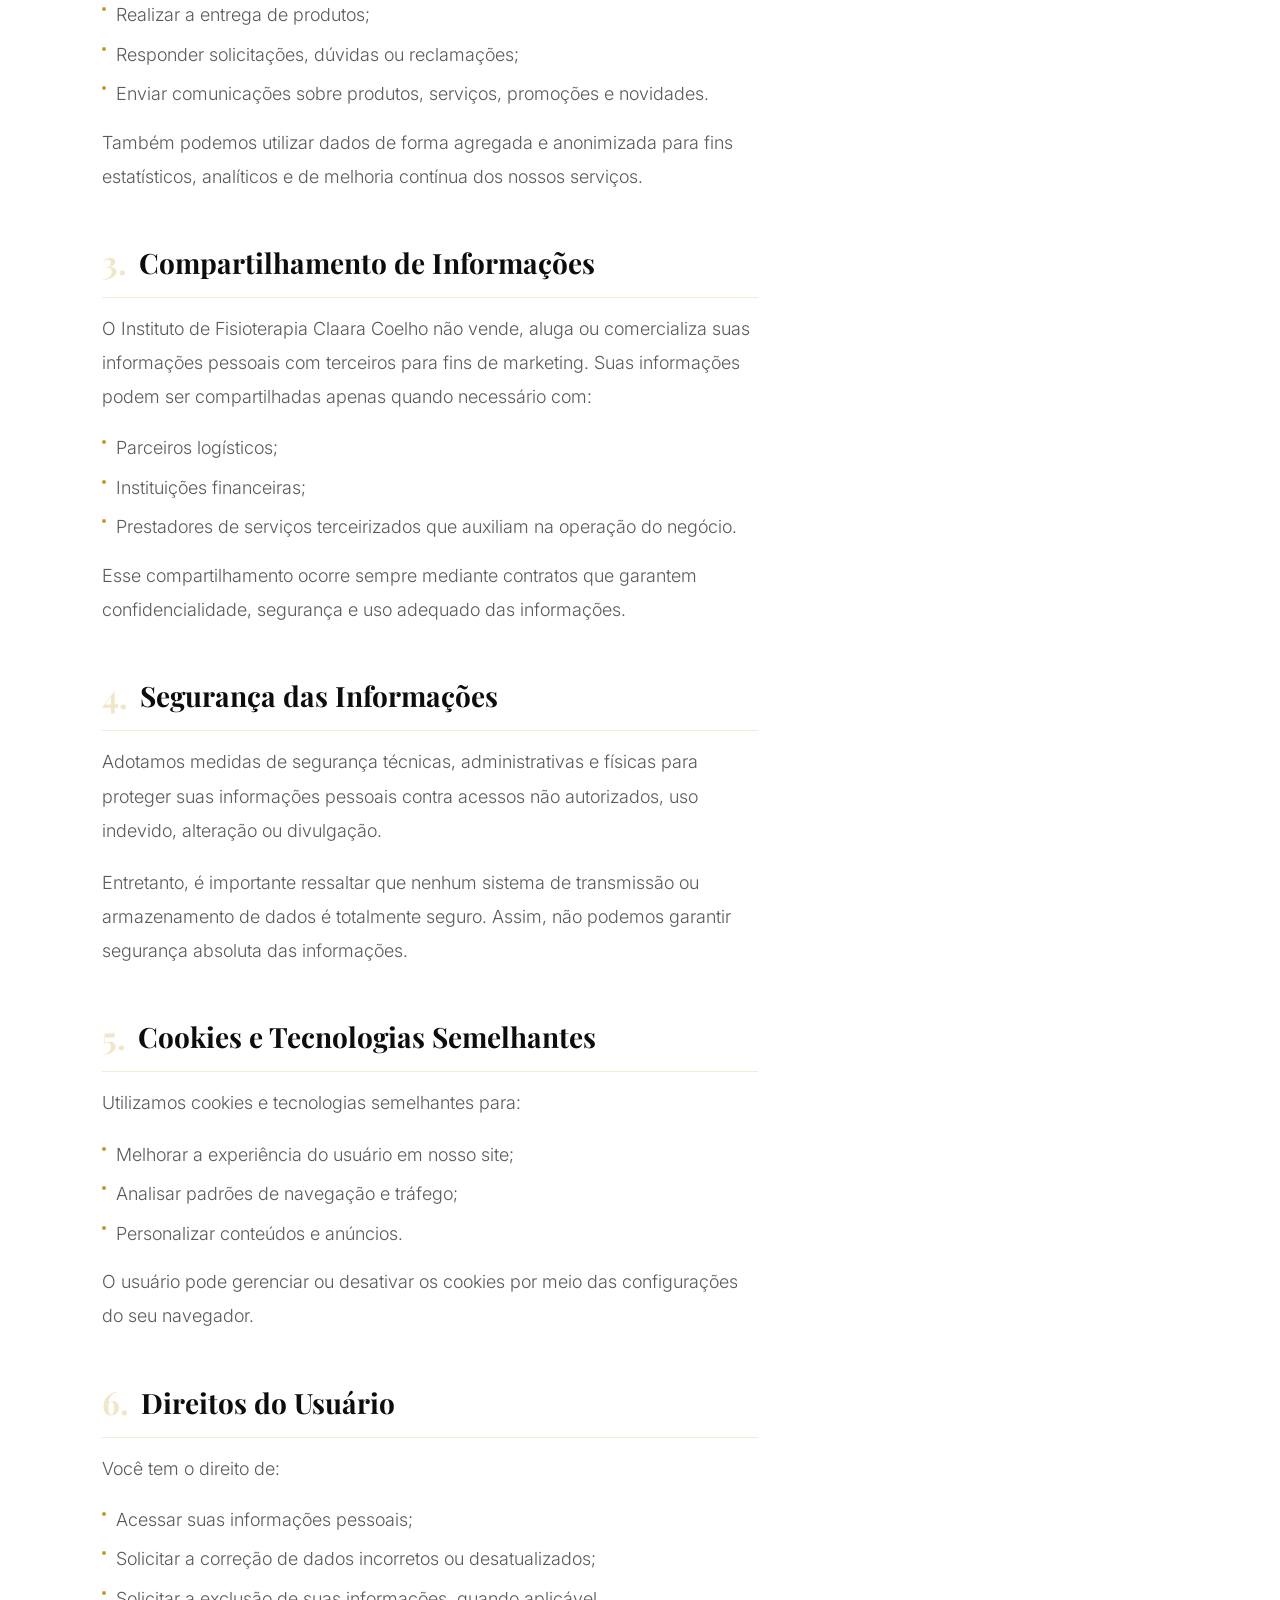
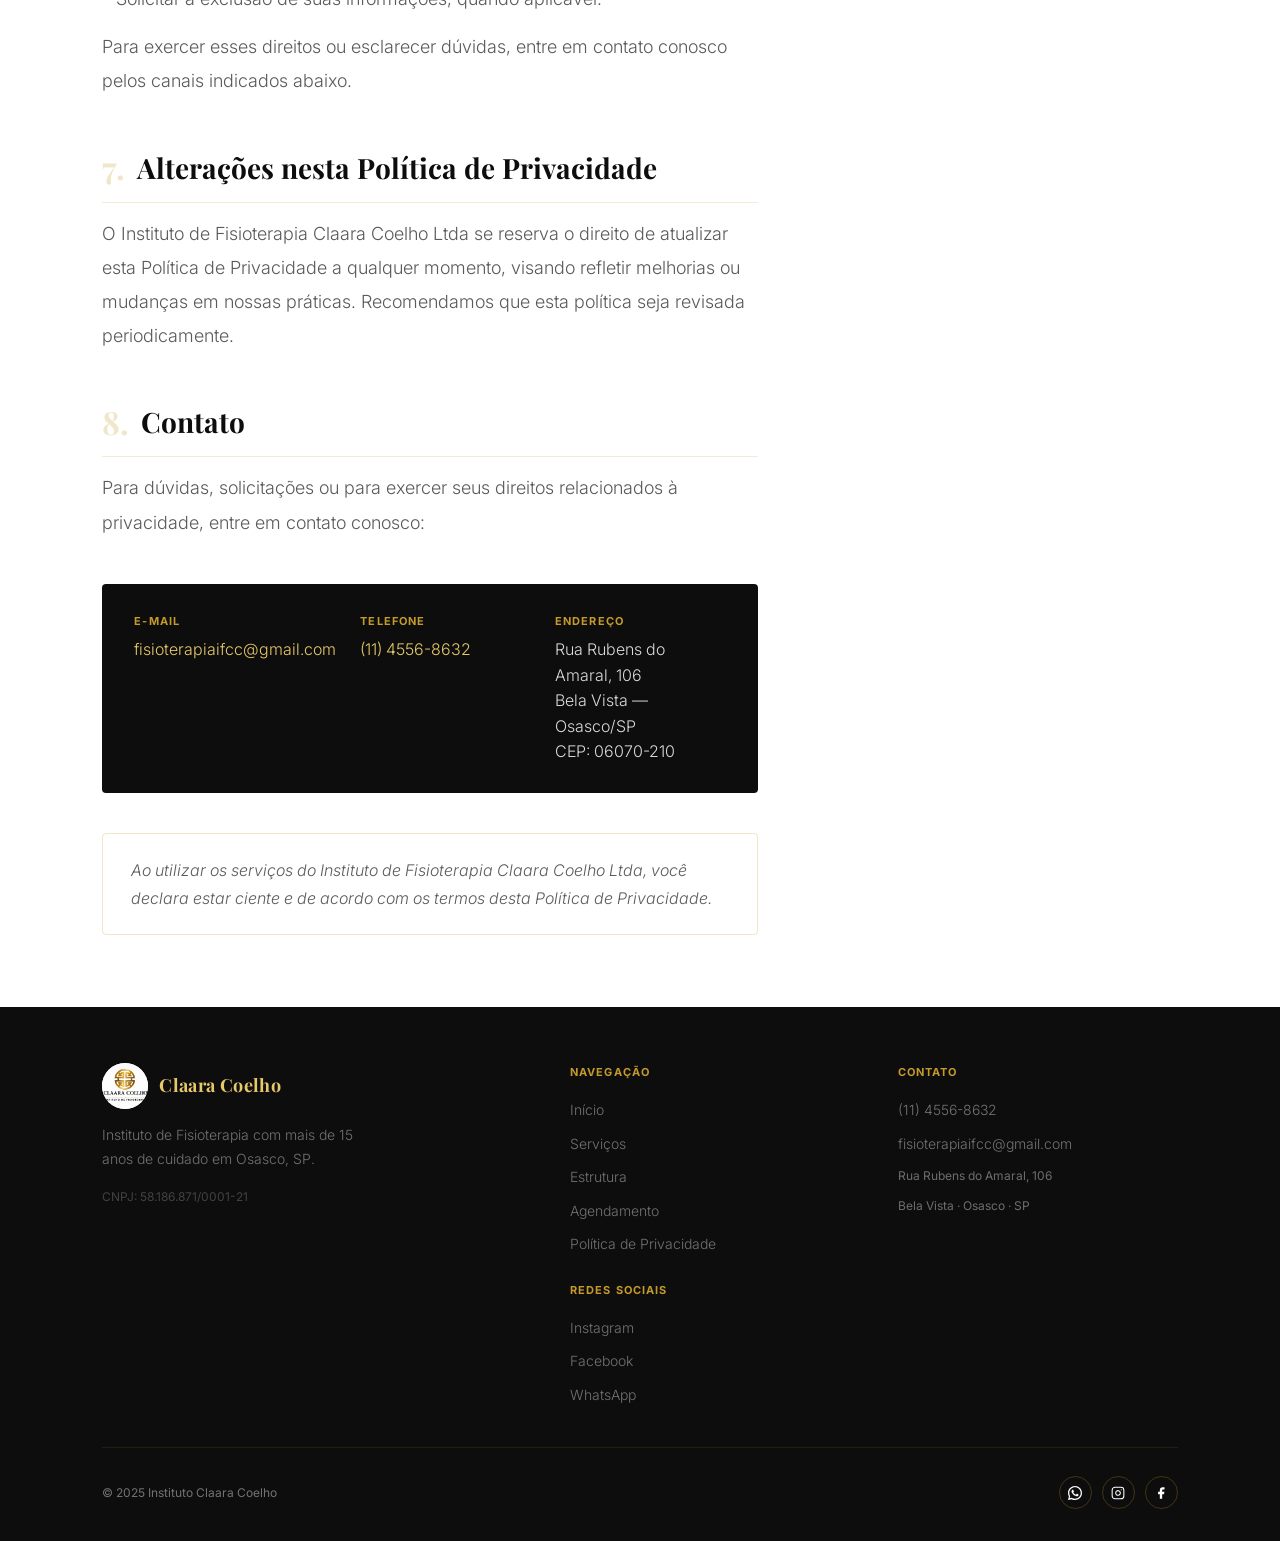
<file: privacidade.html>
<!DOCTYPE html>
<html lang="pt-BR">
<head>
  <meta charset="UTF-8">
  <meta name="viewport" content="width=device-width, initial-scale=1.0">
  <title>Política de Privacidade — Instituto Claara Coelho</title>
  <meta name="description" content="Política de Privacidade do Instituto de Fisioterapia Claara Coelho Ltda. Saiba como coletamos, utilizamos e protegemos suas informações pessoais.">
  <link rel="icon" type="image/jpeg" href="assets/images/logo.jpeg">
  <link rel="preconnect" href="https://fonts.googleapis.com">
  <link rel="preconnect" href="https://fonts.gstatic.com" crossorigin>
  <link href="https://fonts.googleapis.com/css2?family=Playfair+Display:ital,wght@0,400;0,500;0,700;0,800;1,400;1,700&family=Inter:ital,wght@0,300;0,400;0,500;0,600;1,400&display=swap" rel="stylesheet">
  <link rel="stylesheet" href="assets/css/style.css">
  <style>
    .priv-hero {
      background: var(--preto);
      padding: 140px 8% 80px;
      border-bottom: 1px solid rgba(196,154,42,0.15);
    }
    .priv-hero h1 {
      font-family: var(--serif);
      font-size: clamp(2.4rem,4vw,3.5rem);
      font-weight: 800; color: var(--branco); margin-bottom: 12px;
    }
    .priv-hero p { font-size: var(--text-sm); color: rgba(255,255,255,0.5); font-weight: 300; }

    .priv-body {
      padding: 72px 8%;
      max-width: 860px;
    }
    .priv-back {
      display: inline-flex; align-items: center; gap: 6px;
      font-size: var(--text-label); font-weight: 700; color: var(--ouro);
      letter-spacing: 0.08em; text-transform: uppercase;
      margin-bottom: 48px;
      transition: color 0.2s;
    }
    .priv-back:hover { color: var(--ouro-escuro); }

    .priv-intro {
      background: var(--ouro-pale);
      border-left: 3px solid var(--ouro);
      border-radius: 0 4px 4px 0;
      padding: 22px 28px;
      margin-bottom: 48px;
      font-size: var(--text-md); color: var(--cinza-med);
      line-height: var(--lh-loose); font-weight: 300;
    }

    .priv-body h2 {
      font-family: var(--serif);
      font-size: var(--text-xl); font-weight: 700; color: var(--preto);
      margin: 44px 0 14px;
      padding-bottom: 10px;
      border-bottom: 1px solid rgba(196,154,42,0.2);
      display: flex; align-items: center; gap: 12px;
    }
    .priv-body h2 .num {
      font-family: var(--serif);
      font-size: 2rem; font-weight: 700;
      color: rgba(196,154,42,0.25);
      line-height: 1;
      flex-shrink: 0;
    }
    .priv-body h2:first-of-type { margin-top: 0; }
    .priv-body p {
      font-size: var(--text-md); color: var(--cinza-med);
      line-height: var(--lh-loose); margin-bottom: 18px; font-weight: 300;
    }
    .priv-body ul {
      padding-left: 0; margin-bottom: 16px;
      list-style: none; display: flex; flex-direction: column; gap: 8px;
    }
    .priv-body li {
      font-size: var(--text-md); color: var(--cinza-med);
      line-height: var(--lh-relaxed); font-weight: 300;
      display: flex; align-items: flex-start; gap: 10px;
    }
    .priv-body li::before {
      content: '';
      width: 4px; height: 4px;
      background: var(--ouro);
      border-radius: 50%;
      flex-shrink: 0;
      margin-top: 8px;
    }
    .priv-body a { color: var(--ouro); transition: opacity 0.2s; }
    .priv-body a:hover { opacity: 0.75; }

    .priv-contato {
      background: var(--preto);
      border-radius: 4px;
      padding: 28px 32px;
      margin-top: 44px;
      display: grid;
      grid-template-columns: repeat(3, 1fr);
      gap: 24px;
    }
    .priv-contato__item { }
    .priv-contato__label {
      font-size: var(--text-label); font-weight: 700;
      color: var(--ouro); letter-spacing: var(--ls-wider);
      text-transform: uppercase; margin-bottom: 6px;
    }
    .priv-contato__value {
      font-size: var(--text-base); color: rgba(255,255,255,0.85);
      line-height: var(--lh-normal); font-weight: 300;
    }
    .priv-contato__value a { color: var(--ouro-claro); }

    .priv-acordo {
      margin-top: 40px;
      padding: 22px 28px;
      border: 1px solid rgba(196,154,42,0.25);
      border-radius: 4px;
      font-size: var(--text-base); color: var(--cinza-med);
      line-height: var(--lh-relaxed); font-weight: 300;
      font-style: italic;
    }

    @media (max-width: 700px) {
      .priv-contato { grid-template-columns: 1fr; gap: 16px; }
    }
  </style>
</head>
<body>

<!-- NAV -->
<nav class="nav">
  <div class="nav__inner container">
    <a href="index.html" class="nav__logo">
      <img class="nav__logo-img" src="assets/images/logo.jpeg" alt="Logo" width="42" height="42">
      <div class="nav__logo-text">
        <span class="nav__logo-nome">Claara Coelho</span>
        <span class="nav__logo-sub">Instituto de Fisioterapia</span>
      </div>
    </a>
    <ul class="nav__links">
      <li><a href="index.html#servicos">Serviços</a></li>
      <li><a href="index.html#sobre">Estrutura</a></li>
      <li><a href="index.html#contato" class="nav__cta">Agendar</a></li>
    </ul>
  </div>
</nav>

<!-- HERO -->
<div class="priv-hero">
  <div class="eyebrow">Legal</div>
  <h1>Política de Privacidade</h1>
  <p>Instituto de Fisioterapia Claara Coelho Ltda &middot; CNPJ 58.186.871/0001-21</p>
</div>

<!-- CONTEÚDO -->
<main class="priv-body">

  <a href="index.html" class="priv-back">&larr; Voltar ao site</a>

  <div class="priv-intro">
    O <strong>Instituto de Fisioterapia Claara Coelho Ltda</strong> valoriza a sua privacidade e está comprometido em proteger as informações pessoais que você compartilha conosco. Esta Política de Privacidade descreve como coletamos, utilizamos, armazenamos, compartilhamos e protegemos as informações pessoais de nossos clientes, usuários e visitantes.<br><br>
    Ao utilizar os serviços do Instituto de Fisioterapia Claara Coelho ou ao interagir com nosso site, você concorda com as práticas descritas nesta Política de Privacidade.
  </div>

  <!-- 1 -->
  <h2><span class="num">1.</span> Coleta de Informações</h2>
  <p>Coletamos informações pessoais de diversas formas, incluindo, mas não se limitando a:</p>
  <ul>
    <li>Informações fornecidas voluntariamente no cadastro de nossos serviços;</li>
    <li>Dados fornecidos em compras realizadas em nossa clínica ou online;</li>
    <li>Informações inseridas ao preencher formulários em nosso site;</li>
    <li>Participação em programas de fidelidade, promoções ou pesquisas;</li>
    <li>Contato realizado por meio de nossos canais de atendimento.</li>
  </ul>

  <!-- 2 -->
  <h2><span class="num">2.</span> Uso das Informações</h2>
  <p>As informações pessoais coletadas são utilizadas para as seguintes finalidades:</p>
  <ul>
    <li>Fornecer e aprimorar nossos produtos e serviços;</li>
    <li>Personalizar a experiência de atendimento do cliente;</li>
    <li>Processar transações e pagamentos;</li>
    <li>Realizar a entrega de produtos;</li>
    <li>Responder solicitações, dúvidas ou reclamações;</li>
    <li>Enviar comunicações sobre produtos, serviços, promoções e novidades.</li>
  </ul>
  <p>Também podemos utilizar dados de forma agregada e anonimizada para fins estatísticos, analíticos e de melhoria contínua dos nossos serviços.</p>

  <!-- 3 -->
  <h2><span class="num">3.</span> Compartilhamento de Informações</h2>
  <p>O Instituto de Fisioterapia Claara Coelho não vende, aluga ou comercializa suas informações pessoais com terceiros para fins de marketing. Suas informações podem ser compartilhadas apenas quando necessário com:</p>
  <ul>
    <li>Parceiros logísticos;</li>
    <li>Instituições financeiras;</li>
    <li>Prestadores de serviços terceirizados que auxiliam na operação do negócio.</li>
  </ul>
  <p>Esse compartilhamento ocorre sempre mediante contratos que garantem confidencialidade, segurança e uso adequado das informações.</p>

  <!-- 4 -->
  <h2><span class="num">4.</span> Segurança das Informações</h2>
  <p>Adotamos medidas de segurança técnicas, administrativas e físicas para proteger suas informações pessoais contra acessos não autorizados, uso indevido, alteração ou divulgação.</p>
  <p>Entretanto, é importante ressaltar que nenhum sistema de transmissão ou armazenamento de dados é totalmente seguro. Assim, não podemos garantir segurança absoluta das informações.</p>

  <!-- 5 -->
  <h2><span class="num">5.</span> Cookies e Tecnologias Semelhantes</h2>
  <p>Utilizamos cookies e tecnologias semelhantes para:</p>
  <ul>
    <li>Melhorar a experiência do usuário em nosso site;</li>
    <li>Analisar padrões de navegação e tráfego;</li>
    <li>Personalizar conteúdos e anúncios.</li>
  </ul>
  <p>O usuário pode gerenciar ou desativar os cookies por meio das configurações do seu navegador.</p>

  <!-- 6 -->
  <h2><span class="num">6.</span> Direitos do Usuário</h2>
  <p>Você tem o direito de:</p>
  <ul>
    <li>Acessar suas informações pessoais;</li>
    <li>Solicitar a correção de dados incorretos ou desatualizados;</li>
    <li>Solicitar a exclusão de suas informações, quando aplicável.</li>
  </ul>
  <p>Para exercer esses direitos ou esclarecer dúvidas, entre em contato conosco pelos canais indicados abaixo.</p>

  <!-- 7 -->
  <h2><span class="num">7.</span> Alterações nesta Política de Privacidade</h2>
  <p>O Instituto de Fisioterapia Claara Coelho Ltda se reserva o direito de atualizar esta Política de Privacidade a qualquer momento, visando refletir melhorias ou mudanças em nossas práticas. Recomendamos que esta política seja revisada periodicamente.</p>

  <!-- 8 -->
  <h2><span class="num">8.</span> Contato</h2>
  <p>Para dúvidas, solicitações ou para exercer seus direitos relacionados à privacidade, entre em contato conosco:</p>

  <div class="priv-contato" role="group" aria-label="Informações de contato">
    <div class="priv-contato__item">
      <div class="priv-contato__label">E-mail</div>
      <div class="priv-contato__value">
        <a href="mailto:fisioterapiaifcc@gmail.com">fisioterapiaifcc@gmail.com</a>
      </div>
    </div>
    <div class="priv-contato__item">
      <div class="priv-contato__label">Telefone</div>
      <div class="priv-contato__value">
        <a href="tel:+551145568632">(11) 4556-8632</a>
      </div>
    </div>
    <div class="priv-contato__item">
      <div class="priv-contato__label">Endereço</div>
      <div class="priv-contato__value">
        Rua Rubens do Amaral, 106<br>
        Bela Vista &mdash; Osasco/SP<br>
        CEP: 06070-210
      </div>
    </div>
  </div>

  <div class="priv-acordo">
    Ao utilizar os serviços do Instituto de Fisioterapia Claara Coelho Ltda, você declara estar ciente e de acordo com os termos desta Política de Privacidade.
  </div>

</main>

<!-- FOOTER -->
<footer role="contentinfo">
  <div class="footer__top">
    <div>
      <div class="footer__logo">
        <img src="assets/images/logo.jpeg" alt="Logo Claara Coelho" width="46" height="46" loading="lazy">
        <span class="footer__nome">Claara Coelho</span>
      </div>
      <p class="footer__desc">Instituto de Fisioterapia com mais de 15 anos de cuidado em Osasco, SP.</p>
      <p class="footer__cnpj">CNPJ: 58.186.871/0001-21</p>
    </div>
    <div>
      <div class="footer__col-title">Navegação</div>
      <ul class="footer__links">
        <li><a href="index.html">Início</a></li>
        <li><a href="index.html#servicos">Serviços</a></li>
        <li><a href="index.html#sobre">Estrutura</a></li>
        <li><a href="index.html#contato">Agendamento</a></li>
        <li><a href="privacidade.html">Política de Privacidade</a></li>
      </ul>
      <div class="footer__col-title" style="margin-top:24px">Redes sociais</div>
      <ul class="footer__links">
        <li><a href="https://www.instagram.com/institutoclaara_coelho/" target="_blank" rel="noopener noreferrer">Instagram</a></li>
        <li><a href="https://www.facebook.com/barbara.coelho.12576/" target="_blank" rel="noopener noreferrer">Facebook</a></li>
        <li><a href="https://wa.me/551145568632" target="_blank" rel="noopener noreferrer">WhatsApp</a></li>
      </ul>
    </div>
    <div>
      <div class="footer__col-title">Contato</div>
      <ul class="footer__links">
        <li><a href="tel:+551145568632">(11) 4556-8632</a></li>
        <li><a href="mailto:fisioterapiaifcc@gmail.com">fisioterapiaifcc@gmail.com</a></li>
        <li style="color:rgba(255,255,255,.4);font-size:var(--text-xs)">Rua Rubens do Amaral, 106</li>
        <li style="color:rgba(255,255,255,.4);font-size:12px">Bela Vista &middot; Osasco &middot; SP</li>
      </ul>
    </div>
  </div>
  <div class="footer__bottom">
    <span>&copy; 2025 Instituto Claara Coelho</span>
    <div class="footer__social">
      <a href="https://wa.me/551145568632" class="social-btn" target="_blank" rel="noopener noreferrer" aria-label="WhatsApp">
        <svg viewBox="0 0 24 24" fill="white" aria-hidden="true"><path d="M17.472 14.382c-.297-.149-1.758-.867-2.03-.967-.273-.099-.471-.148-.67.15-.197.297-.767.966-.94 1.164-.173.199-.347.223-.644.075-.297-.15-1.255-.463-2.39-1.475-.883-.788-1.48-1.761-1.653-2.059-.173-.297-.018-.458.13-.606.134-.133.298-.347.446-.52.149-.174.198-.298.298-.497.099-.198.05-.371-.025-.52-.075-.149-.669-1.612-.916-2.207-.242-.579-.487-.5-.669-.51-.173-.008-.371-.01-.57-.01-.198 0-.52.074-.792.372-.272.297-1.04 1.016-1.04 2.479 0 1.462 1.065 2.875 1.213 3.074.149.198 2.096 3.2 5.077 4.487.709.306 1.262.489 1.694.625.712.227 1.36.195 1.871.118.571-.085 1.758-.719 2.006-1.413.248-.694.248-1.289.173-1.413-.074-.124-.272-.198-.57-.347z"/><path d="M12 0C5.373 0 0 5.373 0 12c0 2.118.553 4.105 1.516 5.836L0 24l6.37-1.495A11.94 11.94 0 0012 24c6.627 0 12-5.373 12-12S18.627 0 12 0zm0 21.818a9.816 9.816 0 01-5.003-1.366l-.358-.213-3.78.887.92-3.676-.234-.375A9.785 9.785 0 012.182 12C2.182 6.57 6.57 2.182 12 2.182S21.818 6.57 21.818 12 17.43 21.818 12 21.818z"/></svg>
      </a>
      <a href="https://www.instagram.com/institutoclaara_coelho/" class="social-btn" target="_blank" rel="noopener noreferrer" aria-label="Instagram">
        <svg viewBox="0 0 24 24" fill="none" stroke="white" stroke-width="1.8" stroke-linecap="round" stroke-linejoin="round" aria-hidden="true">
          <rect x="2" y="2" width="20" height="20" rx="5"/><path d="M16 11.37A4 4 0 1 1 12.63 8 4 4 0 0 1 16 11.37z"/><line x1="17.5" y1="6.5" x2="17.51" y2="6.5"/>
        </svg>
      </a>
      <a href="https://www.facebook.com/barbara.coelho.12576/" class="social-btn" target="_blank" rel="noopener noreferrer" aria-label="Facebook">
        <svg viewBox="0 0 24 24" fill="white" aria-hidden="true">
          <path d="M18 2h-3a5 5 0 0 0-5 5v3H7v4h3v8h4v-8h3l1-4h-4V7a1 1 0 0 1 1-1h3z"/>
        </svg>
      </a>
    </div>
  </div>
</footer>

<script src="assets/js/main.js" defer></script>
</body>
</html>
</file>
<file: assets/css/style.css>
/* ============================================================
   INSTITUTO CLAARA COELHO — Stylesheet principal
   Fonte: Playfair Display (serif display) + Inter (sans)
   Paleta: Preto #0D0D0D · Ouro #C49A2A · Off-white #FBF6EC
   ============================================================ */

/* ── TOKENS ── */
:root {
  --ouro:        #C49A2A;
  --ouro-claro:  #E8C96A;
  --ouro-escuro: #8B6914;
  --ouro-pale:   #FBF6EC;
  --preto:       #0D0D0D;
  --cinza-esc:   #2A2A2A;
  --cinza-med:   #5A5A5A;
  --cinza-lev:   #9A9A9A;
  --cinza-bg:    #F5F3F0;
  --branco:      #FFFFFF;
  --serif:       'Playfair Display', Georgia, serif;
  --sans:        'Inter', system-ui, sans-serif;

  /* ── TYPE SCALE (Major Third, base 16px) ── */
  --text-xs:    0.75rem;   /* 12px — notas, cnpj */
  --text-sm:    0.875rem;  /* 14px — corpo secundário, footer links */
  --text-base:  1rem;      /* 16px — corpo principal */
  --text-md:    1.125rem;  /* 18px — lead, subtítulos */
  --text-lg:    1.375rem;  /* 22px — card titles */
  --text-xl:    1.75rem;   /* 28px — subtítulos de seção */
  --text-2xl:   2.25rem;   /* 36px — títulos de seção (mobile) */
  --text-3xl:   3rem;      /* 48px — hero (mobile) */
  /* Eyebrow / label fixo */
  --text-label: 0.6875rem; /* 11px — mínimo legível para uppercase */
  /* Line-heights */
  --lh-tight:   1.15;  /* títulos display */
  --lh-snug:    1.35;  /* subtítulos */
  --lh-normal:  1.6;   /* corpo compacto */
  --lh-relaxed: 1.75;  /* corpo principal */
  --lh-loose:   1.9;   /* corpo longo / acessível */
  /* Letter-spacing */
  --ls-tight:   -0.01em;
  --ls-normal:  0;
  --ls-wide:    0.06em;  /* uppercase labels */
  --ls-wider:   0.10em;  /* eyebrows */
  --radius:      2px;
  --transition:  0.22s ease;
}

/* ── RESET ── */
*, *::before, *::after { box-sizing: border-box; margin: 0; padding: 0; }
html { scroll-behavior: smooth; font-size: 16px; -webkit-text-size-adjust: 100%; }
body {
  font-family: var(--sans);
  background: var(--branco);
  color: var(--preto);
  line-height: var(--lh-relaxed);
  font-size: var(--text-base);
  -webkit-font-smoothing: antialiased;
  -moz-osx-font-smoothing: grayscale;
}
img { display: block; max-width: 100%; height: auto; }
a { color: inherit; text-decoration: none; }
button { cursor: pointer; font-family: var(--sans); }

/* ── ACESSIBILIDADE ── */
:focus-visible {
  outline: 2px solid var(--ouro);
  outline-offset: 3px;
}
.sr-only {
  position: absolute; width: 1px; height: 1px;
  padding: 0; margin: -1px; overflow: hidden;
  clip: rect(0,0,0,0); white-space: nowrap; border: 0;
}

/* ── UTILITÁRIOS ── */
.container { width: 100%; max-width: 1280px; margin: 0 auto; padding: 0 6%; }
.eyebrow {
  font-size: var(--text-label); font-weight: 600;
  letter-spacing: var(--ls-wider); text-transform: uppercase;
  color: var(--ouro); margin-bottom: 14px;
  display: flex; align-items: center; gap: 12px;
}
.eyebrow::before { content: ''; width: 28px; height: 1px; background: var(--ouro); flex-shrink: 0; }
.section-title {
  font-family: var(--serif);
  font-size: clamp(1.75rem, 3.8vw, 2.875rem);
  font-weight: 700; line-height: var(--lh-tight);
  color: var(--preto); max-width: 600px; margin-bottom: 14px;
}
.section-title em { font-style: italic; color: var(--ouro-escuro); }
.section-desc {
  font-size: var(--text-md); color: var(--cinza-med);
  line-height: var(--lh-loose); max-width: 520px;
  margin-bottom: 52px; font-weight: 300;
}

/* ── BOTÕES ── */
.btn-ouro {
  display: inline-flex; align-items: center; gap: 8px;
  background: var(--ouro); color: var(--preto);
  padding: 13px 28px; border-radius: var(--radius);
  font-size: var(--text-label); font-weight: 700;
  letter-spacing: var(--ls-wide); text-transform: uppercase;
  border: none; transition: background var(--transition), transform var(--transition);
  white-space: nowrap;
}
.btn-ouro:hover { background: var(--ouro-claro); transform: translateY(-1px); }
.btn-ouro:active { transform: translateY(0); }

.btn-ghost {
  display: inline-flex; align-items: center; gap: 8px;
  border: 1px solid rgba(255,255,255,0.2); color: rgba(255,255,255,0.65);
  padding: 13px 26px; border-radius: var(--radius);
  font-size: var(--text-label); font-weight: 500;
  letter-spacing: var(--ls-wide); text-transform: uppercase;
  transition: border-color var(--transition), color var(--transition);
  background: transparent;
}
.btn-ghost:hover { border-color: var(--ouro); color: var(--ouro-claro); }

/* ============================================================
   NAV
   ============================================================ */
.nav {
  position: fixed; top: 0; left: 0; right: 0; z-index: 100;
  background: rgba(13,13,13,0.94);
  backdrop-filter: blur(14px); -webkit-backdrop-filter: blur(14px);
  border-bottom: 1px solid rgba(196,154,42,0.18);
  height: 66px;
}
.nav__inner {
  height: 100%;
  display: flex; align-items: center; justify-content: space-between;
}
.nav__logo { display: flex; align-items: center; gap: 12px; }
.nav__logo-img {
  height: 42px; width: 42px;
  object-fit: contain; border-radius: 50%; background: #fff;
}
.nav__logo-text { display: flex; flex-direction: column; line-height: 1.25; }
.nav__logo-nome { font-family: var(--serif); font-size: 1rem; font-weight: 700; color: var(--ouro-claro); letter-spacing: 0.04em; }
.nav__logo-sub { font-size: var(--text-xs); color: rgba(255,255,255,0.35); letter-spacing: var(--ls-wider); text-transform: uppercase; }
.nav__links { display: flex; align-items: center; gap: 28px; list-style: none; }
.nav__links a {
  font-size: var(--text-label); font-weight: 500;
  color: rgba(255,255,255,0.6); letter-spacing: var(--ls-wide); text-transform: uppercase;
  transition: color var(--transition);
}
.nav__links a:hover { color: var(--ouro-claro); }
.nav__cta {
  border: 1px solid var(--ouro); color: var(--ouro-claro);
  padding: 8px 20px; border-radius: var(--radius);
  font-size: var(--text-label); font-weight: 700; letter-spacing: var(--ls-wide); text-transform: uppercase;
  transition: background var(--transition), color var(--transition);
}
.nav__cta:hover { background: var(--ouro); color: var(--preto); }
.nav__hamburger {
  display: none; flex-direction: column; gap: 5px;
  background: none; border: none; padding: 4px; cursor: pointer;
}
.nav__hamburger span {
  display: block; width: 22px; height: 1.5px;
  background: rgba(255,255,255,0.7); border-radius: 2px;
  transition: transform 0.3s, opacity 0.3s;
}
.nav__hamburger.open span:nth-child(1) { transform: translateY(6.5px) rotate(45deg); }
.nav__hamburger.open span:nth-child(2) { opacity: 0; }
.nav__hamburger.open span:nth-child(3) { transform: translateY(-6.5px) rotate(-45deg); }
.nav__mobile {
  display: none; flex-direction: column; gap: 0;
  position: fixed; top: 66px; left: 0; right: 0; bottom: 0;
  background: rgba(13,13,13,0.98);
  z-index: 99; padding: 32px 8%;
  overflow-y: auto;
}
.nav__mobile.open { display: flex; }
.nav__mobile a {
  font-size: var(--text-base); font-weight: 500; color: rgba(255,255,255,0.75);
  letter-spacing: var(--ls-wide); text-transform: uppercase;
  padding: 18px 0; border-bottom: 1px solid rgba(196,154,42,0.12);
  transition: color var(--transition);
}
.nav__mobile a:hover { color: var(--ouro-claro); }
.nav__mobile .btn-ouro { margin-top: 24px; justify-content: center; }

/* ============================================================
   HERO
   ============================================================ */
.hero {
  min-height: 65svh;
  background: var(--preto);
  display: grid; grid-template-columns: 55% 45%;
  position: relative; overflow: hidden;
}
.hero__left {
  display: flex; flex-direction: column; justify-content: center;
  padding: 76px 7% 40px 8%; position: relative; z-index: 2;
}
.hero__linha { width: 44px; height: 1px; background: var(--ouro); margin-bottom: 28px; }
.hero__eyebrow { font-size: var(--text-label); font-weight: 600; letter-spacing: var(--ls-wider); text-transform: uppercase; color: var(--ouro); margin-bottom: 18px; }
.hero__h1 {
  font-family: var(--serif);
  font-size: clamp(2.25rem, 4.5vw, 3.75rem);
  font-weight: 800; line-height: var(--lh-tight); color: var(--branco); margin-bottom: 6px;
}
.hero__h1 em { font-style: italic; color: var(--ouro-claro); }
.hero__sub {
  font-family: var(--serif);
  font-size: clamp(1rem, 1.8vw, 1.375rem);
  font-weight: 400; font-style: italic;
  color: rgba(255,255,255,.45); margin-bottom: 26px;
}
.hero__desc {
  font-size: var(--text-md); color: rgba(255,255,255,0.55);
  line-height: var(--lh-loose); margin-bottom: 44px;
  max-width: 400px; font-weight: 300;
}
.hero__btns { display: flex; gap: 12px; flex-wrap: wrap; margin-bottom: 56px; }
.hero__stats { display: flex; gap: 0; padding-top: 36px; border-top: 1px solid rgba(196,154,42,0.2); }
.hero__stat-num { font-family: var(--serif); font-size: clamp(2.4rem, 3.5vw, 3.2rem); font-weight: 800; color: var(--ouro-claro); line-height: 1; letter-spacing: -0.02em; }
.hero__stat-lbl { font-size: var(--text-sm); color: rgba(255,255,255,.55); margin-top: 6px; letter-spacing: 0.04em; text-transform: uppercase; font-weight: 500; }
.hero__stat-div { width: 1px; min-height: 48px; background: rgba(196,154,42,0.2); flex-shrink: 0; align-self: center; }
.hero__stats > div:not(.hero__stat-div) { padding: 0 32px; }
.hero__stats > div:first-child { padding-left: 0; }
.hero__right { display: block; }
.hero__right--single { display: block; }
.hero__photo { overflow: hidden; position: relative; height: 100%; }
.hero__photo img {
  width: 100%; height: 100%; object-fit: cover;
  object-position: center center;
  filter: brightness(0.88) saturate(0.92) contrast(1.04);
  transition: transform 0.7s ease, filter 0.4s ease;
}
.hero__photo:hover img { transform: scale(1.03); filter: brightness(0.95) saturate(1.05) contrast(1.02); }
.hero__photo--tall { grid-row: span 2; }
/* single hero photo — blend edge with text */
.hero__right--single .hero__photo::before {
  content: '';
  position: absolute; inset: 0; z-index: 1;
  background: linear-gradient(to right, rgba(13,13,13,0.55) 0%, transparent 30%);
  pointer-events: none;
}
.hero__photo-lbl {
  position: absolute; bottom: 10px; left: 12px;
  font-size: var(--text-xs); letter-spacing: var(--ls-wide); text-transform: uppercase;
  color: rgba(255,255,255,0.8);
  background: rgba(0,0,0,0.38); padding: 3px 9px; border-radius: 2px;
  backdrop-filter: blur(4px);
}

/* ============================================================
   STRIP (ticker)
   ============================================================ */
.strip { background: var(--ouro); padding: 15px 0; display: flex; align-items: center; overflow: hidden; }
.strip__track {
  display: flex; gap: 44px;
  animation: strip-slide 26s linear infinite;
  white-space: nowrap; flex-shrink: 0;
}
.strip__track span {
  font-size: var(--text-label); font-weight: 700; color: var(--preto);
  letter-spacing: var(--ls-wide); text-transform: uppercase;
  display: flex; align-items: center; gap: 9px; flex-shrink: 0;
}
.strip__diam { width: 4px; height: 4px; background: rgba(0,0,0,0.35); transform: rotate(45deg); display: inline-block; flex-shrink: 0; }
@keyframes strip-slide { from { transform: translateX(0); } to { transform: translateX(-50%); } }

/* ============================================================
   SERVIÇOS
   ============================================================ */
.servicos { background: var(--cinza-bg); padding: 96px 8%; }
.servicos__header { display: flex; justify-content: space-between; align-items: flex-end; margin-bottom: 44px; }
.servicos__header-note { font-size: var(--text-sm); color: var(--cinza-med); max-width: 300px; font-weight: 300; line-height: var(--lh-relaxed); }
.servicos__grid { display: grid; grid-template-columns: repeat(3, 1fr); gap: 2px; }
.serv {
  background: var(--branco); padding: 34px 28px;
  border-top: 2px solid transparent;
  transition: border-color var(--transition), background var(--transition);
}
.serv:hover { border-color: var(--ouro); background: var(--ouro-pale); }
.serv__num {
  font-family: var(--serif); font-size: clamp(2rem, 3vw, 2.75rem); font-weight: 700;
  color: rgba(196,154,42,0.12); line-height: 1; margin-bottom: 14px;
}
.serv__nome { font-family: var(--serif); font-size: var(--text-lg); font-weight: 700; color: var(--preto); margin-bottom: 9px; }
.serv__desc { font-size: var(--text-sm); color: var(--cinza-med); line-height: var(--lh-relaxed); font-weight: 300; }
.serv__arr {
  display: inline-flex; align-items: center; gap: 5px;
  font-size: var(--text-label); font-weight: 700; color: var(--ouro);
  letter-spacing: var(--ls-wide); text-transform: uppercase;
  margin-top: 18px; opacity: 0; transition: opacity var(--transition);
}
.serv:hover .serv__arr { opacity: 1; }

/* ============================================================
   SOBRE / ESTRUTURA
   ============================================================ */
.sobre {
  background: var(--preto); padding: 96px 8%;
  display: grid; grid-template-columns: 1fr 1fr; gap: 72px; align-items: center;
}
.sobre .section-title { color: var(--branco); }
.sobre .section-desc { color: rgba(255,255,255,0.45); margin-bottom: 32px; }
.creds { display: flex; flex-direction: column; gap: 12px; margin-bottom: 38px; }
.cred {
  display: flex; align-items: flex-start; gap: 14px;
  padding: 15px 16px;
  border: 1px solid rgba(196,154,42,0.18); border-radius: 2px;
}
.cred__bar { width: 2px; background: var(--ouro); border-radius: 2px; flex-shrink: 0; align-self: stretch; }
.cred__title { font-size: var(--text-base); font-weight: 600; color: var(--branco); margin-bottom: 3px; }
.cred__sub { font-size: var(--text-sm); color: rgba(255,255,255,0.45); font-weight: 300; }
.sobre__fotos {
  display: grid;
  grid-template-columns: 1fr 1fr;
  grid-template-rows: 320px 320px;
  gap: 6px;
}
.sfoto {
  overflow: hidden; border-radius: 3px;
  position: relative;
}
.sfoto img {
  width: 100%; height: 100%; object-fit: cover;
  filter: brightness(0.82) saturate(0.92);
  transition: transform 0.55s ease, filter 0.4s ease;
}
.sfoto:hover img { transform: scale(1.04); filter: brightness(0.94) saturate(1.05); }
/* Cadeira — coluna esquerda inteira (2 linhas) */
.sfoto--full {
  /* equal grid cell */
}
/* Studio — coluna direita, linha de cima */
.sfoto--right-top {
  /* ocupa uma célula normal */
}
/* Massagem e Escalda — coluna direita, linha de baixo, sub-grid 2 cols */
.sfoto--right-bot {
  /* each takes half the right column via nested approach */
}
/* Sub-grid na direita inferior: massagem + escalda lado a lado */
.sobre__fotos {
  grid-template-areas:
    "cadeira studio"
    "cadeira bot";
}
.sfoto--full       { grid-area: cadeira; }
.sfoto--right-top  { grid-area: studio; }
/* Bot row: use a nested grid for the 2 bottom-right photos */
.sfoto--right-bot:nth-child(3),
.sfoto--right-bot:nth-child(4) {
  grid-area: bot;
}
/* Override: use a subgrid wrapper approach with pure CSS grid */
/* Simpler: 3-col grid, cadeira spans rows */
.sobre__fotos {
  display: grid;
  grid-template-columns: 1fr 1fr;
  grid-template-rows: 320px 320px;
  gap: 6px;
}
/* 4 fotos em grade 2x2 quadrada */
.sfoto--full      { grid-area: unset; }
.sfoto--right-top { grid-area: unset; }
.sfoto--massagem  { grid-area: unset; }
.sfoto--escalda   { grid-area: unset; }
.sfoto--top  { grid-column: span 3; }
.sfoto--tall { grid-row: span 2; }
.sfoto--wide { grid-column: span 2; }
/* Label sobre foto */
.sfoto__lbl {
  position: absolute;
  bottom: 10px; left: 12px;
  font-size: var(--text-xs);
  font-weight: 600;
  letter-spacing: var(--ls-wide);
  text-transform: uppercase;
  color: rgba(255,255,255,0.85);
  background: rgba(13,13,13,0.5);
  padding: 4px 10px;
  border-radius: 2px;
  backdrop-filter: blur(4px);
  -webkit-backdrop-filter: blur(4px);
  pointer-events: none;
}

/* ============================================================
   DEPOIMENTOS
   ============================================================ */
.depoimentos { background: var(--ouro-pale); padding: 96px 8%; }
.dep-grid { display: grid; grid-template-columns: 1fr 1fr; gap: 18px; }
.dep {
  background: var(--cinza-esc); border-radius: 2px; padding: 30px;
  border-top: 2px solid transparent; transition: border-color var(--transition);
}
.dep:hover { border-color: var(--ouro); }
.dep--destaque {
  grid-column: span 2;
  background: var(--preto); border-top-color: var(--ouro);
  display: grid; grid-template-columns: 1fr auto; gap: 44px; align-items: start;
}
.dep__aspas {
  font-family: var(--serif); font-size: clamp(3rem, 5vw, 4rem); font-weight: 700;
  color: rgba(196,154,42,0.5); line-height: 0.6; margin-bottom: 10px;
}
.dep--destaque .dep__aspas { color: rgba(196,154,42,0.35); }
.dep__texto {
  font-family: var(--serif); font-size: var(--text-md);
  font-weight: 400; font-style: italic;
  color: rgba(255,255,255,0.85); line-height: var(--lh-relaxed); margin-bottom: 22px;
}
.dep--destaque .dep__texto { color: rgba(255,255,255,0.88); font-size: clamp(1.125rem, 2vw, 1.375rem); }
.dep__stars { color: var(--ouro); font-size: var(--text-sm); letter-spacing: 2px; margin-bottom: 8px; }
.dep__nome { font-size: var(--text-base); font-weight: 700; color: var(--branco); }
.dep--destaque .dep__nome { color: var(--branco); }
.dep__tipo { font-size: var(--text-sm); color: rgba(255,255,255,0.5); margin-top: 3px; }
.dep--destaque .dep__tipo { color: rgba(255,255,255,0.38); }
.dep__big { font-family: var(--serif); font-size: clamp(4rem, 8vw, 6rem); font-weight: 700; color: rgba(196,154,42,0.1); line-height: 1; text-align: center; }
.dep__big-lbl { font-size: var(--text-xs); color: rgba(255,255,255,0.28); text-align: center; letter-spacing: var(--ls-wide); text-transform: uppercase; }

/* ============================================================
   AGENDAMENTO / CONTATO
   ============================================================ */
.agendamento { background: var(--cinza-bg); padding: 96px 8%; }
.agendamento__inner {
  display: grid; grid-template-columns: 1fr 1fr; gap: 60px;
  background: var(--branco); border-radius: 4px; padding: 60px;
  box-shadow: 0 2px 40px rgba(0,0,0,0.05);
}
.contact__item { display: flex; align-items: flex-start; gap: 14px; margin-bottom: 22px; }
.contact__dot { width: 3px; height: 3px; border-radius: 50%; background: var(--ouro); flex-shrink: 0; margin-top: 7px; }
.contact__label { font-size: var(--text-label); font-weight: 700; color: var(--ouro); letter-spacing: var(--ls-wider); text-transform: uppercase; margin-bottom: 6px; }
.contact__value { font-size: var(--text-md); color: var(--preto); font-weight: 500; }
.contact__sub { font-size: var(--text-sm); color: var(--cinza-lev); margin-top: 3px; }
.horarios { border-top: 1px solid rgba(0,0,0,0.06); padding-top: 18px; margin-top: 22px; }
.horarios__title { font-size: var(--text-label); font-weight: 700; color: var(--ouro); letter-spacing: var(--ls-wider); text-transform: uppercase; margin-bottom: 14px; }
.horario-row { display: flex; justify-content: space-between; font-size: var(--text-base); padding: 6px 0; border-bottom: 1px solid rgba(0,0,0,0.04); }
.horario-row:last-child { border-bottom: none; }
.horario-row__dia { color: var(--cinza-med); }
.horario-row__hrs { color: var(--ouro-escuro); font-weight: 600; }
.horario-row__hrs--fechado { color: var(--cinza-lev); font-weight: 400; }

/* Formulário */
.form__group { margin-bottom: 14px; }
.form__label {
  font-size: var(--text-label); font-weight: 700; color: var(--cinza-med);
  margin-bottom: 8px; display: block;
  letter-spacing: var(--ls-wide); text-transform: uppercase;
}
.form__input, .form__select, .form__textarea {
  width: 100%;
  background: var(--cinza-bg);
  border: 1px solid rgba(0,0,0,0.1); border-radius: 2px;
  padding: 12px 14px; font-family: var(--sans); font-size: var(--text-base); color: var(--preto);
  transition: border-color var(--transition), box-shadow var(--transition);
  outline: none; appearance: none;
}
.form__input:focus, .form__select:focus, .form__textarea:focus {
  border-color: var(--ouro);
  box-shadow: 0 0 0 3px rgba(196,154,42,0.1);
  background: var(--branco);
}
.form__textarea { resize: vertical; min-height: 88px; }
.form__row { display: grid; grid-template-columns: 1fr 1fr; gap: 12px; }
.form__submit {
  width: 100%; background: var(--preto); color: var(--ouro-claro);
  border: none; border-radius: 2px; padding: 14px;
  font-size: var(--text-label); font-weight: 700;
  letter-spacing: var(--ls-wide); text-transform: uppercase;
  cursor: pointer; transition: background var(--transition), color var(--transition);
  margin-top: 10px; display: flex; align-items: center; justify-content: center; gap: 8px;
}
.form__submit:hover { background: var(--ouro); color: var(--preto); }
.form__nota { font-size: var(--text-sm); color: var(--cinza-lev); text-align: center; margin-top: 12px; }
.form__nota a { color: var(--ouro); transition: opacity var(--transition); }
.form__nota a:hover { opacity: 0.75; }

/* ============================================================
   FOOTER
   ============================================================ */
footer { background: var(--preto); padding: 56px 8% 32px; color: rgba(255,255,255,0.42); }
.footer__top {
  display: grid; grid-template-columns: 1.5fr 1fr 1fr; gap: 48px;
  padding-bottom: 40px; border-bottom: 1px solid rgba(196,154,42,0.12); margin-bottom: 28px;
}
.footer__logo { display: flex; align-items: center; gap: 11px; margin-bottom: 14px; }
.footer__logo img { height: 46px; width: 46px; object-fit: contain; border-radius: 50%; background: #fff; }
.footer__nome { font-family: var(--serif); font-size: var(--text-md); font-weight: 700; color: var(--ouro-claro); letter-spacing: 0.02em; }
.footer__desc { font-size: var(--text-sm); line-height: var(--lh-relaxed); max-width: 260px; font-weight: 300; }
.footer__cnpj { font-size: var(--text-xs); margin-top: 14px; color: rgba(255,255,255,0.22); }
.footer__col-title { font-size: var(--text-label); font-weight: 700; color: var(--ouro); letter-spacing: var(--ls-wider); text-transform: uppercase; margin-bottom: 16px; }
.footer__links { list-style: none; display: flex; flex-direction: column; gap: 9px; }
.footer__links li { font-size: var(--text-sm); }
.footer__links a { color: rgba(255,255,255,0.42); transition: color var(--transition); font-weight: 300; }
.footer__links a:hover { color: var(--ouro-claro); }
.footer__bottom { display: flex; justify-content: space-between; align-items: center; font-size: var(--text-xs); }
.footer__social { display: flex; gap: 10px; }
.social-btn {
  width: 33px; height: 33px; border-radius: 50%;
  border: 1px solid rgba(196,154,42,0.28);
  display: flex; align-items: center; justify-content: center;
  transition: border-color var(--transition), background var(--transition);
}
.social-btn:hover { border-color: var(--ouro); background: rgba(196,154,42,0.15); }
.social-btn svg { width: 14px; height: 14px; }

/* ── BOTÃO FLUTUANTE WHATSAPP ── */
.whats-float {
  position: fixed; bottom: 26px; right: 26px; z-index: 200;
  background: #25D366; width: 52px; height: 52px; border-radius: 50%;
  display: flex; align-items: center; justify-content: center;
  box-shadow: 0 4px 18px rgba(37,211,102,0.38);
  transition: transform var(--transition), box-shadow var(--transition);
}
.whats-float:hover { transform: scale(1.1); box-shadow: 0 6px 24px rgba(37,211,102,0.5); }
.whats-float svg { width: 24px; height: 24px; }

/* ============================================================
   RESPONSIVO
   ============================================================ */
@media (max-width: 1024px) {
  .servicos__grid { grid-template-columns: repeat(2, 1fr); }
}

@media (max-width: 900px) {
  .hero { grid-template-columns: 1fr; }
  .hero__right { height: 45svh; }
  .hero__photo { height: 100%; }
  .hero__left { padding: 68px 6% 32px; }
  .sobre { grid-template-columns: 1fr; }
  .sobre__fotos {
    grid-template-columns: 1fr 1fr;
    grid-template-rows: 280px 200px 200px;
    grid-template-areas:
      'cadeira cadeira'
      'studio  studio'
      'massag  escalda';
  }
  .sfoto--full      { grid-area: cadeira; }
  .sfoto--right-top { grid-area: studio; }
  .sfoto--massagem { grid-area: massag; }
  .sfoto--escalda  { grid-area: escalda; }
  .sfoto--top { grid-column: span 2; }
  .sfoto--wide { grid-column: span 2; }
  .dep-grid { grid-template-columns: 1fr; }
  .dep--destaque { grid-column: span 1; grid-template-columns: 1fr; }
  .dep__big { display: none; }
  .agendamento__inner { grid-template-columns: 1fr; padding: 36px 28px; }
  .footer__top { grid-template-columns: 1fr; gap: 32px; }
  .servicos__header { flex-direction: column; align-items: flex-start; gap: 14px; }
  .servicos__header-note { max-width: 100%; }
  .nav__links { display: none; }
  .nav__hamburger { display: flex; }
}

@media (max-width: 600px) {
  .servicos__grid { grid-template-columns: 1fr; }
  .form__row { grid-template-columns: 1fr; }
  .agendamento__inner { padding: 28px 20px; }
  .hero__stats { gap: 0; }
  .hero__stats > div:not(.hero__stat-div) { padding: 0 16px; }
  .hero__stats > div:first-child { padding-left: 0; }
  .footer__bottom { flex-direction: column; gap: 16px; text-align: center; }
}

@media (prefers-reduced-motion: reduce) {
  *, .strip__track { animation: none !important; transition: none !important; }
}

/* ============================================================
   REDES SOCIAIS
   ============================================================ */
.redes {
  background: var(--cinza-esc);
  padding: 80px 8%;
}
.redes__inner {
  display: grid;
  grid-template-columns: 1fr 1fr;
  gap: 64px;
  align-items: center;
}
.redes__btns {
  display: flex;
  flex-direction: column;
  gap: 14px;
}
.rede-btn {
  display: flex;
  align-items: center;
  gap: 16px;
  background: rgba(255,255,255,0.05);
  border: 1px solid rgba(255,255,255,0.1);
  border-radius: 4px;
  padding: 16px 20px;
  transition: background 0.22s, border-color 0.22s, transform 0.15s;
  color: var(--branco);
}
.rede-btn:hover {
  background: rgba(255,255,255,0.10);
  border-color: var(--ouro);
  transform: translateX(4px);
}
.rede-btn__icon {
  width: 44px; height: 44px;
  border-radius: 12px;
  display: flex; align-items: center; justify-content: center;
  flex-shrink: 0;
}
.rede-btn__icon--ig { background: linear-gradient(135deg, #833ab4, #fd1d1d, #fcb045); }
.rede-btn__icon--fb { background: #1877F2; }
.rede-btn__icon--wa { background: #25D366; }
.rede-btn__text {
  display: flex;
  flex-direction: column;
  flex: 1;
}
.rede-btn__label {
  font-size: var(--text-base);
  font-weight: 700;
  color: var(--branco);
  line-height: 1.2;
}
.rede-btn__handle {
  font-size: var(--text-xs);
  color: rgba(255,255,255,0.45);
  margin-top: 2px;
  font-weight: 300;
}
.rede-btn__arrow {
  color: rgba(255,255,255,0.3);
  flex-shrink: 0;
  transition: color 0.22s;
}
.rede-btn:hover .rede-btn__arrow {
  color: var(--ouro);
}

@media (max-width: 900px) {
  .redes__inner {
    grid-template-columns: 1fr;
    gap: 36px;
  }
}

/* ============================================================
   SOBRE CLAARA COELHO
   ============================================================ */
.sobre-claara {
  background: var(--ouro-pale);
  padding: 96px 8%;
}
.sobre-claara__inner {
  display: grid;
  grid-template-columns: 1fr 1fr;
  gap: 80px;
  align-items: center;
}
.sobre-claara__p {
  font-size: var(--text-md);
  color: var(--cinza-med);
  line-height: var(--lh-loose);
  font-weight: 300;
  margin-bottom: 20px;
  max-width: 480px;
}
.sobre-claara__p em {
  font-style: italic;
  color: var(--ouro-escuro);
  font-weight: 400;
}

/* Cards de números */
.sobre-claara__img-wrap {
  border-radius: 4px;
  overflow: visible;
  position: relative;
}
.sobre-claara__img-wrap::after {
  content: '';
  position: absolute; inset: 0;
  border-radius: 4px;
  box-shadow: inset 0 0 0 1px rgba(196,154,42,0.2);
  pointer-events: none;
}
.sobre-claara__img {
  width: 100%;
  height: auto;
  object-fit: contain;
  display: block;
  border-radius: 4px;
  box-shadow: 0 12px 48px rgba(0,0,0,0.18);
  transition: transform 0.6s ease;
}
.sobre-claara__img-wrap:hover .sobre-claara__img {
  transform: scale(1.01);
}

@media (max-width: 900px) {
  .sobre-claara__inner {
    grid-template-columns: 1fr;
    gap: 40px;
  }
  .sobre-claara__img-wrap {
    max-width: 80%;
    margin: 0 auto;
  }
  .sobre-claara__p { max-width: 100%; }
}
</file>
